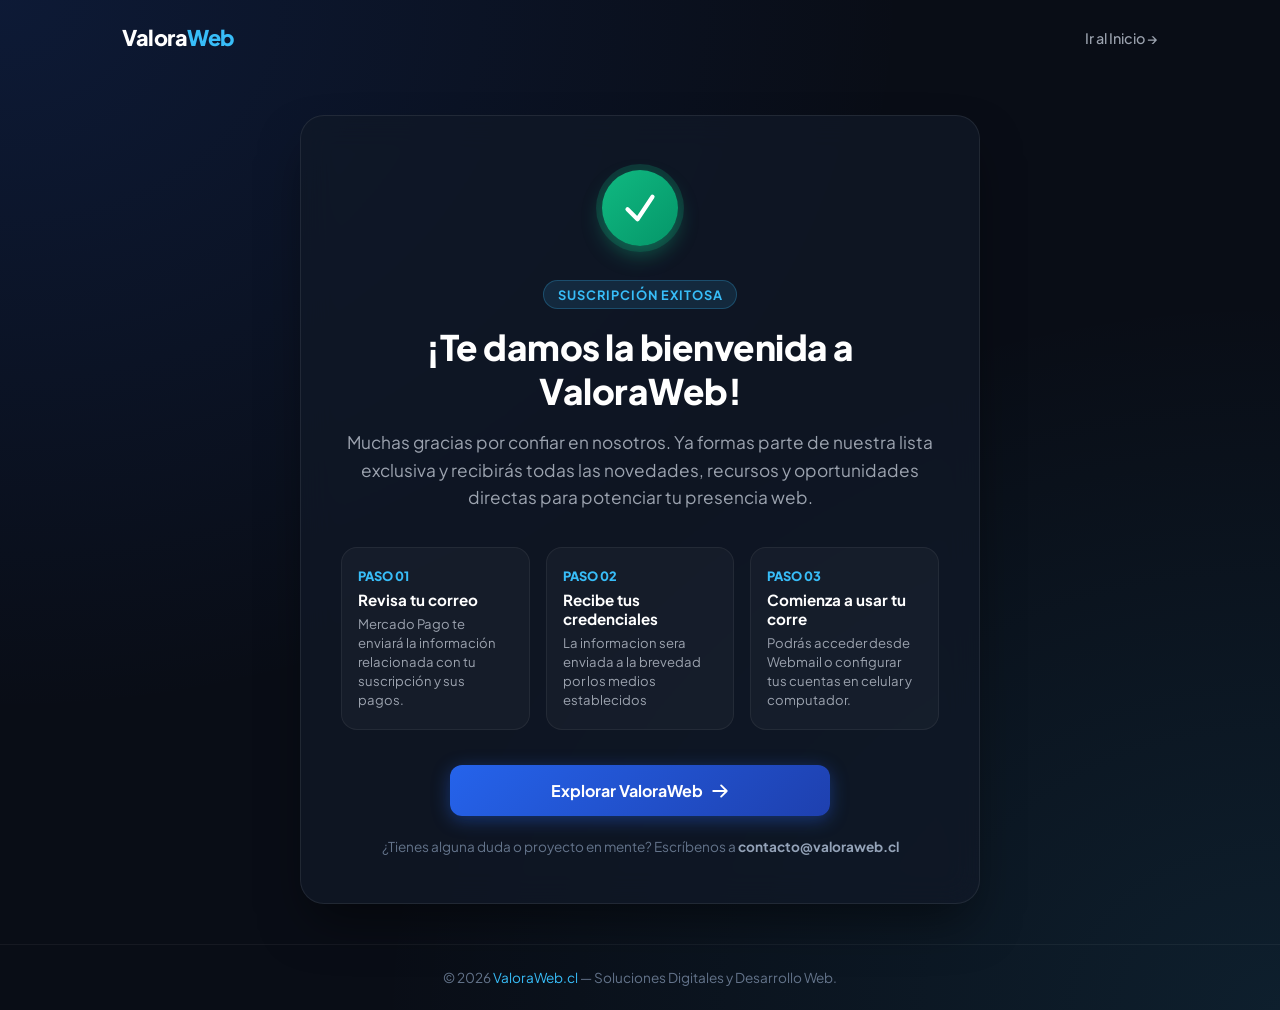
<file: gracias-por-suscribirte/index.html>
<!DOCTYPE html>
<html lang="es">
<head>
  <meta charset="UTF-8">
  <meta name="viewport" content="width=device-width, initial-scale=1.0">
  <title>¡Gracias por suscribirte! | ValoraWeb</title>
  
  <!-- SEO & Open Graph -->
  <meta name="description" content="¡Te damos la bienvenida a ValoraWeb! Gracias por suscribirte a nuestra comunidad.">
  <meta name="robots" content="noindex, follow">
  <link rel="canonical" href="https://valoraweb.cl/gracias-por-suscribirte">

  <!-- Fuente Inter -->
  <link rel="preconnect" href="https://fonts.googleapis.com">
  <link rel="preconnect" href="https://fonts.gstatic.com" crossorigin>
  <link href="https://fonts.googleapis.com/css2?family=Plus+Jakarta+Sans:wght@400;500;600;700;800&display=swap" rel="stylesheet">

  <style>
    :root {
      --primary: #2563eb;
      --primary-hover: #1d4ed8;
      --accent: #38bdf8;
      --success: #10b981;
      --bg-dark: #090d16;
      --card-bg: rgba(17, 24, 39, 0.75);
      --card-border: rgba(255, 255, 255, 0.08);
      --text-main: #f9fafb;
      --text-muted: #9ca3af;
    }

    * {
      box-sizing: border-box;
      margin: 0;
      padding: 0;
      font-family: 'Plus Jakarta Sans', system-ui, -apple-system, sans-serif;
    }

    body {
      background-color: var(--bg-dark);
      background-image: 
        radial-gradient(at 0% 0%, rgba(37, 99, 235, 0.15) 0px, transparent 50%),
        radial-gradient(at 100% 100%, rgba(56, 189, 248, 0.1) 0px, transparent 50%);
      color: var(--text-main);
      min-height: 100vh;
      display: flex;
      flex-direction: column;
      justify-content: space-between;
    }

    /* Header */
    header {
      padding: 1.5rem 2rem;
      display: flex;
      justify-content: space-between;
      align-items: center;
      max-width: 1100px;
      margin: 0 auto;
      width: 100%;
    }

    .logo {
  font-size: 1.35rem;
  font-weight: 800;
  letter-spacing: -0.5px;
  color: #ffffff;
  text-decoration: none;
  display: inline-flex;
  align-items: center;
  gap: 0;
}

.logo span {
  color: var(--accent);
}

    .header-link {
      color: var(--text-muted);
      text-decoration: none;
      font-size: 0.9rem;
      font-weight: 500;
      transition: color 0.2s ease;
    }

    .header-link:hover {
      color: #ffffff;
    }

    /* Main Container */
    main {
      flex: 1;
      display: flex;
      align-items: center;
      justify-content: center;
      padding: 2.5rem 1.5rem;
    }

    .card {
      background: var(--card-bg);
      backdrop-filter: blur(16px);
      -webkit-backdrop-filter: blur(16px);
      border: 1px solid var(--card-border);
      border-radius: 24px;
      padding: 3rem 2.5rem;
      max-width: 680px;
      width: 100%;
      text-align: center;
      box-shadow: 0 25px 50px -12px rgba(0, 0, 0, 0.5);
      animation: slideUp 0.6s ease-out;
    }

    @keyframes slideUp {
      from {
        opacity: 0;
        transform: translateY(24px);
      }
      to {
        opacity: 1;
        transform: translateY(0);
      }
    }

    /* Success Icon */
    .icon-wrapper {
      position: relative;
      width: 88px;
      height: 88px;
      margin: 0 auto 1.75rem;
      display: flex;
      align-items: center;
      justify-content: center;
    }

    .icon-pulse {
      position: absolute;
      width: 100%;
      height: 100%;
      background: rgba(16, 185, 129, 0.2);
      border-radius: 50%;
      animation: pulse 2s infinite ease-in-out;
    }

    @keyframes pulse {
      0%, 100% { transform: scale(1); opacity: 0.6; }
      50% { transform: scale(1.15); opacity: 0.2; }
    }

    .icon-circle {
      position: relative;
      width: 76px;
      height: 76px;
      background: linear-gradient(135deg, #10b981 0%, #059669 100%);
      border-radius: 50%;
      display: flex;
      align-items: center;
      justify-content: center;
      box-shadow: 0 10px 20px rgba(16, 185, 129, 0.35);
    }

    .icon-circle svg {
      width: 40px;
      height: 40px;
      color: #ffffff;
    }

    /* Titles */
    .badge {
      display: inline-block;
      padding: 0.35rem 0.85rem;
      background: rgba(56, 189, 248, 0.12);
      border: 1px solid rgba(56, 189, 248, 0.25);
      border-radius: 999px;
      color: var(--accent);
      font-size: 0.8rem;
      font-weight: 700;
      text-transform: uppercase;
      letter-spacing: 1px;
      margin-bottom: 1rem;
    }

    h1 {
      font-size: 2.2rem;
      font-weight: 800;
      line-height: 1.25;
      letter-spacing: -0.5px;
      margin-bottom: 1rem;
      color: #ffffff;
    }

    .subtitle {
      font-size: 1.08rem;
      color: var(--text-muted);
      line-height: 1.6;
      margin-bottom: 2.2rem;
    }

    /* Steps list */
    .steps-grid {
      display: grid;
      grid-template-columns: repeat(auto-fit, minmax(180px, 1fr));
      gap: 1rem;
      margin-bottom: 2.2rem;
      text-align: left;
    }

    .step-item {
      background: rgba(255, 255, 255, 0.03);
      border: 1px solid rgba(255, 255, 255, 0.06);
      border-radius: 16px;
      padding: 1.25rem 1rem;
      transition: transform 0.2s ease, border-color 0.2s ease;
    }

    .step-item:hover {
      transform: translateY(-2px);
      border-color: rgba(56, 189, 248, 0.3);
    }

    .step-number {
      font-size: 0.8rem;
      font-weight: 800;
      color: var(--accent);
      margin-bottom: 0.35rem;
      display: block;
    }

    .step-title {
      font-size: 0.95rem;
      font-weight: 700;
      color: #ffffff;
      margin-bottom: 0.3rem;
    }

    .step-desc {
      font-size: 0.82rem;
      color: var(--text-muted);
      line-height: 1.45;
    }

    /* Actions */
    .actions-group {
      display: flex;
      flex-direction: column;
      gap: 0.85rem;
      align-items: center;
    }

    .btn-primary {
      display: inline-flex;
      align-items: center;
      justify-content: center;
      gap: 0.5rem;
      width: 100%;
      max-width: 380px;
      padding: 0.95rem 1.75rem;
      background: linear-gradient(135deg, var(--primary) 0%, #1e40af 100%);
      color: #ffffff;
      text-decoration: none;
      font-weight: 700;
      font-size: 1rem;
      border-radius: 12px;
      box-shadow: 0 4px 18px rgba(37, 99, 235, 0.4);
      transition: all 0.2s ease;
    }

    .btn-primary:hover {
      background: linear-gradient(135deg, var(--primary-hover) 0%, #172554 100%);
      transform: translateY(-2px);
      box-shadow: 0 6px 24px rgba(37, 99, 235, 0.5);
    }

    .notice-email {
      font-size: 0.85rem;
      color: #64748b;
      margin-top: 0.5rem;
    }

    .notice-email strong {
      color: #94a3b8;
    }

    /* Footer */
    footer {
      padding: 1.5rem;
      text-align: center;
      font-size: 0.85rem;
      color: #64748b;
      border-top: 1px solid rgba(255, 255, 255, 0.05);
    }

    footer a {
      color: var(--accent);
      text-decoration: none;
    }

    footer a:hover {
      text-decoration: underline;
    }

    /* Mobile Responsive */
    @media (max-width: 640px) {
      .card {
        padding: 2.2rem 1.5rem;
      }
      h1 {
        font-size: 1.75rem;
      }
      .steps-grid {
        grid-template-columns: 1fr;
      }
    }
  </style>
</head>
<body>

  <!-- Cabecera -->
  <header>
    <a href="https://valoraweb.cl" class="logo">
      Valora<span>Web</span>
    </a>
    <a href="https://valoraweb.cl" class="header-link">Ir al Inicio &rarr;</a>
  </header>

  <!-- Contenido Principal -->
  <main>
    <div class="card">
      
      <!-- Icono de éxito animado -->
      <div class="icon-wrapper">
        <div class="icon-pulse"></div>
        <div class="icon-circle">
          <svg fill="none" stroke="currentColor" stroke-width="2.5" viewBox="0 0 24 24">
            <path stroke-linecap="round" stroke-linejoin="round" d="M4.5 12.75l6 6 9-13.5"></path>
          </svg>
        </div>
      </div>

      <div class="badge">Suscripción Exitosa</div>

      <h1>¡Te damos la bienvenida a ValoraWeb!</h1>
      
      <p class="subtitle">
        Muchas gracias por confiar en nosotros. Ya formas parte de nuestra lista exclusiva y recibirás todas las novedades, recursos y oportunidades directas para potenciar tu presencia web.
      </p>

      <!-- Pasos siguientes informativos -->
      <div class="steps-grid">
        <div class="step-item">
          <span class="step-number">PASO 01</span>
          <div class="step-title">Revisa tu correo</div>
          <div class="step-desc">Mercado Pago te enviará la información relacionada con tu suscripción y sus pagos.</div>
        </div>
        <div class="step-item">
          <span class="step-number">PASO 02</span>
          <div class="step-title">Recibe tus credenciales</div>
          <div class="step-desc">La informacion sera enviada a la brevedad por los medios establecidos</div>
        </div>
        <div class="step-item">
          <span class="step-number">PASO 03</span>
          <div class="step-title">Comienza a usar tu corre</div>
          <div class="step-desc">Podrás acceder desde Webmail o configurar tus cuentas en celular y computador.</div>
        </div>
      </div>

      <!-- Botón de retorno -->
      <div class="actions-group">
        <a href="https://valoraweb.cl" class="btn-primary">
          <span>Explorar ValoraWeb</span>
          <svg width="18" height="18" fill="none" stroke="currentColor" stroke-width="2.5" viewBox="0 0 24 24">
            <path stroke-linecap="round" stroke-linejoin="round" d="M13.5 4.5L21 12m0 0l-7.5 7.5M21 12H3"></path>
          </svg>
        </a>

        <p class="notice-email">
          ¿Tienes alguna duda o proyecto en mente? Escríbenos a <strong>contacto@valoraweb.cl</strong>
        </p>
      </div>

    </div>
  </main>

  <!-- Pie de página -->
  <footer>
    <p>&copy; 2026 <a href="https://valoraweb.cl">ValoraWeb.cl</a> — Soluciones Digitales y Desarrollo Web.</p>
  </footer>

</body>
</html>
</file>
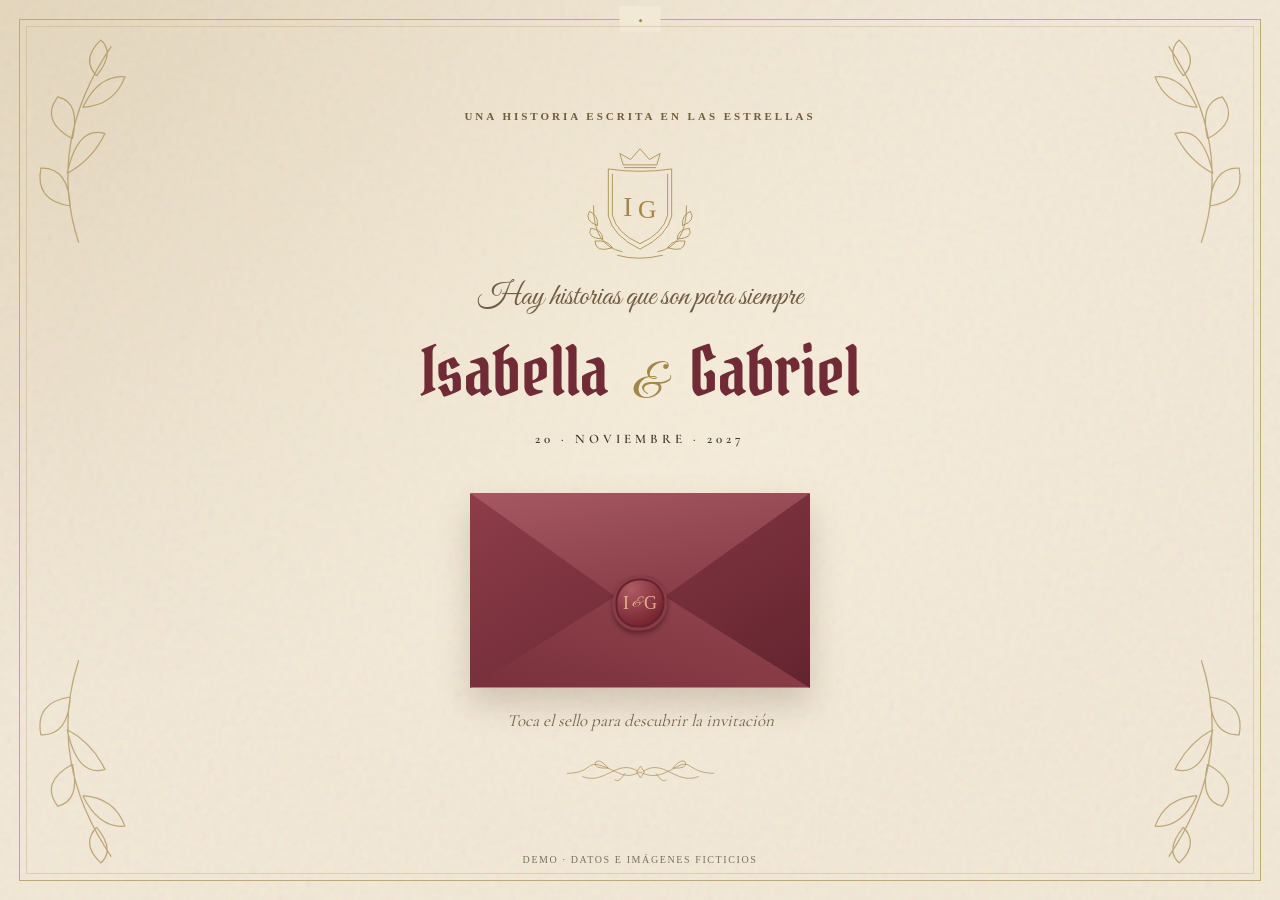
<file: invitaciones/ejemplo/index.html>
<!doctype html>
<html lang="es">
<head>
  <meta charset="utf-8"><meta name="viewport" content="width=device-width, initial-scale=1, viewport-fit=cover">
  <meta name="theme-color" content="#f2e8d6">
  <title>Isabella & Gabriel · Una historia eterna</title>
  <meta name="description" content="Una invitación de boda entre el bosque y la magia. Demostración con datos e imágenes ficticios.">
  <link rel="icon" href="assets/crest.svg" type="image/svg+xml">
  <link rel="stylesheet" href="style.css">
  <link rel="stylesheet" href="details.css">
  <script src="event.js" defer></script><script src="app.js" defer></script>
</head>
<body>
  <svg class="svg-library" aria-hidden="true" xmlns="http://www.w3.org/2000/svg"><defs>
    <symbol id="flourish" viewBox="0 0 240 44"><g fill="none" stroke="currentColor" stroke-width="1"><path d="M6 24C45 24 35 3 62 13S95 34 119 22C143 34 157 24 178 13S195 24 234 24M30 29C65 43 84 0 116 21M210 29C175 43 156 0 124 21"/><path d="M70 16Q57 0 50 7Q47 17 70 16M170 16Q183 0 190 7Q193 17 170 16M96 24Q86 40 80 34M144 24Q154 40 160 34"/><path d="m120 13 6 9-6 9-6-9z"/></g></symbol>
    <symbol id="leaf" viewBox="0 0 100 200"><g fill="none" stroke="currentColor" stroke-width="1.2"><path d="M44 195Q13 100 75 8M36 160Q2 155 8 124Q34 123 36 160M33 129Q57 116 69 91Q43 83 33 129M38 96Q7 79 24 56Q46 61 38 96M48 66Q78 64 88 37Q63 35 48 66M61 36Q46 20 65 2Q79 14 61 36"/></g></symbol>
    <symbol id="crest" viewBox="0 0 180 190"><g fill="none" stroke="currentColor" stroke-width="1.2"><path d="M43 40Q90 47 137 40V110Q130 140 90 159Q50 140 43 110ZM49 47V109Q56 136 90 151Q124 136 131 109V47"/><path d="M65 34 60 17 76 26 90 10 104 26 120 17 115 34ZM66 38H114M64 163Q20 154 21 94M116 163Q160 154 159 94"/><path d="M27 124Q7 117 15 103Q28 108 27 124M35 144Q10 143 17 128Q34 130 35 144M49 157Q24 165 23 147Q42 145 49 157M153 124Q173 117 165 103Q152 108 153 124M145 144Q170 143 163 128Q146 130 145 144M131 157Q156 165 157 147Q138 145 131 157M56 168Q87 177 124 168"/></g><text x="65" y="110" font-family="Georgia,serif" font-size="40" fill="currentColor">I</text><text x="87" y="113" font-family="Georgia,serif" font-size="38" fill="currentColor">G</text></symbol>
  </defs></svg>
  <section id="welcome" class="welcome" aria-labelledby="welcome-title">
    <div class="frame frame-outer"></div><div class="frame frame-inner"></div>
    <svg class="corner top-left"><use href="#leaf"/></svg><svg class="corner top-right"><use href="#leaf"/></svg><svg class="corner bottom-left"><use href="#leaf"/></svg><svg class="corner bottom-right"><use href="#leaf"/></svg>
    <div class="welcome-content">
      <span class="eyebrow">UNA HISTORIA ESCRITA EN LAS ESTRELLAS</span>
      <svg class="crest"><use href="#crest"/></svg>
      <p class="script welcome-script">Hay historias que son para siempre</p>
      <h1 id="welcome-title">Isabella <span>&</span> Gabriel</h1>
      <p class="cover-date">20 · NOVIEMBRE · 2027</p>
      <button id="open-invitation" class="envelope-button" aria-label="Abrir la invitación de Isabella y Gabriel" aria-controls="invitation">
        <span class="envelope"><span class="envelope-letter">Nuestra próxima aventura<br><b>comienza contigo.</b></span><span class="envelope-body"></span><span class="envelope-fold"></span><span class="envelope-flap"></span><span class="wax-seal">I <i>&</i> G</span></span>
      </button>
      <p class="open-prompt">Toca el sello para descubrir la invitación</p>
      <svg class="flourish"><use href="#flourish"/></svg>
    </div>
    <p class="demo-note">DEMO · DATOS E IMÁGENES FICTICIOS</p>
  </section>
  <main id="invitation" hidden tabindex="-1">
    <header class="nav"><a href="#beginning" class="monogram" aria-label="Volver al inicio">I <span>&</span> G</a><span class="nav-date">20.11.2027</span><a class="nav-rsvp" href="#rsvp">Confirmar asistencia <span aria-hidden="true">↗</span></a></header>
    <section id="beginning" class="hero"><div class="hero-image" role="img" aria-label="Pareja ficticia con vestuario medieval en un bosque"></div><div class="hero-content"><p class="eyebrow">CON EL BOSQUE COMO TESTIGO</p><h2>Isabella <span>&</span><br>Gabriel</h2><p class="script">Elegimos un para siempre</p><a href="#celebration" class="hero-scroll" aria-label="Ver los detalles de la boda">DESCUBRE NUESTRA HISTORIA <span>↓</span></a></div></section>
    <section id="celebration" class="section celebration"><svg class="flourish"><use href="#flourish"/></svg><p class="eyebrow">NOS CASAMOS</p><h2 class="script">Y queremos que seas parte</h2><p class="prose">Entre árboles antiguos y promesas nuevas,<br>comienza el capítulo más bonito de nuestra historia.<br>Nos haría felices escribirlo contigo.</p><div id="details-placeholder" class="date-plaque"><span>NOVIEMBRE</span><strong>20</strong><span>2027 · 17:00 H</span></div></section>
    <section class="countdown-section"><p class="countdown-caption">Nuestro para siempre comienza en</p><div id="countdown" class="countdown" role="timer" aria-label="Tiempo restante para la boda"><div><strong id="days">00</strong><span>DÍAS</span></div><i>:</i><div><strong id="hours">00</strong><span>HORAS</span></div><i>:</i><div><strong id="minutes">00</strong><span>MINUTOS</span></div><i>:</i><div><strong id="seconds">00</strong><span>SEGUNDOS</span></div></div><p id="celebration-message" class="script" hidden>¡Llegó el día de celebrar nuestro amor!</p><button id="calendar" class="button green-button"><span aria-hidden="true">＋</span> Guardar en mi calendario</button><p class="small-note">Horario de Chile · Evento de demostración</p></section>
    <section id="venue" class="venue section"><div class="venue-inner"><div class="venue-copy"><p class="eyebrow">EL LUGAR DE NUESTRA HISTORIA</p><h2 class="script" data-venue>Hacienda del Bosque</h2><p data-region>Valle Encantado</p><svg class="castle" viewBox="0 0 240 170" aria-hidden="true"><g stroke="currentColor" stroke-width="1.4" fill="none"><path d="M15 149H226M34 149V71H68V149M169 149V71H203V149M69 149V95H169V149M90 95V57H148V95M81 57L119 13L157 57ZM27 71L51 35L75 71ZM162 71L186 35L210 71ZM103 149V124Q119 100 135 124V149M44 101V89H57V101ZM179 101V89H192V101ZM108 79V65H128V79ZM51 36V15L66 20L51 26M186 36V15L201 20L186 26M119 14V1"/><path d="M78 109H92M147 109H160M32 157H207M54 165H186" opacity=".6"/></g></svg><p class="prose">Un refugio entre robles, senderos y cielos abiertos.<br>El escenario de nuestra próxima aventura.</p><button id="venue-details" class="button outline-button">Descubrir el lugar <span aria-hidden="true">↗</span></button><p class="small-note">Lugar ficticio para esta demostración</p></div><div class="fantasy-map" role="img" aria-label="Mapa ilustrativo ficticio de la Hacienda del Bosque"><svg viewBox="0 0 500 520" xmlns="http://www.w3.org/2000/svg"><defs><pattern id="trees" width="58" height="64" patternUnits="userSpaceOnUse"><path d="M18 41h24L29 20zM21 32h17L29 11zM29 41v9" fill="#66725c33" stroke="#647354" stroke-width="1"/></pattern></defs><rect width="500" height="520" fill="#e1d0a8"/><rect x="14" y="14" width="472" height="492" fill="none" stroke="#947c4c"/><path d="M0 0H500V520H0Z" fill="url(#trees)" opacity=".8"/><path d="M-10 430C90 350 130 445 190 340S250 260 370 235S310 85 510 65" stroke="#b5b89c" stroke-width="34" fill="none"/><path d="M-10 430C90 350 130 445 190 340S250 260 370 235S310 85 510 65" stroke="#eee3c9" stroke-width="2" stroke-dasharray="8 9" fill="none"/><path d="M260 545Q460 400 286 283Q200 225 253 123" stroke="#baa47c" stroke-width="17" fill="none"/><path d="M260 545Q460 400 286 283Q200 225 253 123" stroke="#ecdfbf" stroke-width="12" fill="none"/><ellipse cx="250" cy="165" rx="110" ry="75" fill="#e8d9b8"/><g stroke="#726044" fill="#d8c399" stroke-width="2"><path d="M183 195V136H205V195M295 195V136H317V195M204 194V154H296V194M178 136L194 112L211 136ZM289 136L305 112L322 136ZM222 154V122H278V154M216 122L250 89L284 122ZM238 194V175Q250 158 262 175V194"/></g><g fill="#59492f" text-anchor="middle" font-family="Georgia,serif"><text data-venue x="250" y="228" font-size="17">Hacienda del Bosque</text><text x="112" y="340" font-size="14" font-style="italic" transform="rotate(-18 112 340)">Río de los suspiros</text><text x="274" y="479" font-size="13">Sendero de los robles</text></g><g transform="translate(423 62)" stroke="#816438" fill="none"><path d="M0-25V25M-20 0H20M0-22L5 0L0 22L-5 0Z"/><text x="-5" y="-32" fill="#816438" stroke="none" font-family="Georgia" font-size="13">N</text></g><rect x="85" y="35" width="230" height="27" fill="#e8d9b8"/><text x="200" y="53" text-anchor="middle" fill="#796446" font-family="Georgia" font-size="10" letter-spacing="2">CARTOGRAFÍA DE UN LUGAR IMAGINARIO</text></svg><span class="map-caption">Valle Encantado · Un rincón fuera del tiempo</span></div></div></section>
    <section id="story" class="story section"><div class="story-portrait"><img src="assets/couple-story.webp" alt="Isabella y Gabriel, pareja ficticia, caminando de la mano bajo los árboles" width="1024" height="1536" loading="lazy"><span class="portrait-caption script">Donde tú estés</span></div><div class="story-copy"><svg class="flourish"><use href="#flourish"/></svg><p class="eyebrow">ÉRASE UNA VEZ, NOSOTROS</p><h2 class="script">Nuestra historia</h2><p id="story-text" class="prose"></p><p class="story-quote">“Y entre todas las aventuras,<br>te elegiría a ti.”</p><svg class="flourish"><use href="#flourish"/></svg></div></section>
    <section id="dress" class="dress section"><p class="eyebrow">UN TOQUE DE OTRA ÉPOCA</p><h2 class="script">Vístete para la historia</h2><p class="dress-title">Medieval <em>formal</em></p><p class="prose">Terciopelo, lino, vestidos largos y detalles de fantasía.<br>Capas, coronas y accesorios medievales son bienvenidos.<br>Trae zapatos cómodos para caminar entre los árboles.</p><div class="palette" aria-label="Paleta sugerida: verde bosque, burdeos, oro antiguo y marrón"><span style="--swatch:#304a3a" title="Verde bosque"></span><span style="--swatch:#702b36" title="Burdeos"></span><span style="--swatch:#b59b5e" title="Oro antiguo"></span><span style="--swatch:#69503b" title="Marrón"></span></div><p class="small-note">Reservamos el blanco para la novia</p></section>
    <section class="photo-break"><img src="assets/couple-portrait.webp" alt="Retrato de la pareja ficticia con luz cálida de atardecer" width="1536" height="1024" loading="lazy"><div><p class="script">Que la vida nos encuentre<br>siempre de la mano.</p></div></section>
    <section id="gifts" class="gifts section"><svg class="flourish"><use href="#flourish"/></svg><p class="eyebrow">EL MEJOR REGALO</p><h2 class="script">Tenerte cerca</h2><p class="prose">Hay tesoros que no caben en un cofre.<br>Tu compañía, tus abrazos y las historias que compartiremos<br>son todo lo que deseamos para este día.</p><p class="small-note">En esta invitación de ejemplo no se reciben regalos ni aportes.</p></section>
    <section id="rsvp" class="rsvp section"><div class="rsvp-inner"><svg class="crest"><use href="#crest"/></svg><p class="eyebrow">TE GUARDAMOS UN LUGAR</p><h2 class="script">¿Nos acompañas?</h2><p class="rsvp-intro">Nos encantará compartir esta aventura contigo.</p><form id="rsvp-form" novalidate><div class="form-field"><label for="guest-name">Tu nombre y apellido</label><input id="guest-name" name="name" type="text" autocomplete="off" maxlength="100" placeholder="Escribe tu nombre" required aria-describedby="name-error"><p id="name-error" class="field-error" hidden>Escribe tu nombre para continuar.</p></div><fieldset><legend>¿Podremos contar contigo?</legend><div class="radio-options"><label><input type="radio" name="attendance" value="yes" required aria-describedby="attendance-error"> Sí, allí estaré</label><label><input type="radio" name="attendance" value="no" aria-describedby="attendance-error"> No podré asistir</label></div><p id="attendance-error" class="field-error" hidden>Selecciona una opción de asistencia.</p></fieldset><div class="form-field" id="guest-count-field"><label for="guest-count">Personas que asistirán, incluyéndote</label><select id="guest-count" name="guests" required aria-describedby="guests-error"><option value="">Selecciona la cantidad</option></select><p id="guests-error" class="field-error" hidden>Selecciona entre 1 y 4 personas.</p></div><button class="button" type="submit">Confirmar asistencia <span aria-hidden="true">→</span></button><p class="form-demo">Formulario de prueba. No envía ni guarda tus respuestas.</p></form><div id="rsvp-success" class="rsvp-success" role="status" hidden><svg class="flourish"><use href="#flourish"/></svg><p class="script">Gracias por acompañarnos</p><p>Confirmación de ejemplo. No se enviaron ni guardaron datos</p><button type="button" class="text-button" id="reset-rsvp">Volver a probar el formulario</button></div></div></section>
    <section id="gallery" class="gallery section"><p class="eyebrow">INSTANTES QUE SE VUELVEN ETERNOS</p><h2 class="script">Pequeños pedazos de nosotros</h2><div class="gallery-grid"><button class="gallery-item" data-image="0" aria-label="Ampliar fotografía: un abrazo en el bosque"><img src="assets/couple-hero.webp" alt="Un abrazo de la pareja ficticia en el bosque" width="1536" height="1024" loading="lazy"><span>Un nuevo capítulo <i>↗</i></span></button><button class="gallery-item" data-image="1" aria-label="Ampliar fotografía: caminando juntos"><img src="assets/couple-story.webp" alt="La pareja ficticia caminando de la mano" width="1024" height="1536" loading="lazy"><span>Siempre de tu mano <i>↗</i></span></button><button class="gallery-item" data-image="2" aria-label="Ampliar fotografía: al atardecer"><img src="assets/couple-portrait.webp" alt="Retrato de la pareja ficticia al atardecer" width="1536" height="1024" loading="lazy"><span>Nuestro lugar favorito <i>↗</i></span></button></div><p class="small-note">Toca una fotografía para verla en grande</p></section>
    <footer class="footer"><svg class="crest"><use href="#crest"/></svg><p class="script">El siguiente capítulo comienza contigo.</p><p class="footer-names">Isabella & Gabriel</p><p class="footer-date">20 · 11 · 2027</p><svg class="flourish"><use href="#flourish"/></svg><p class="footer-demo">Demostración de invitación web.<br>Los nombres, la historia, el lugar y las imágenes son ficticios.</p><button id="close-invitation" class="text-button">Volver al sobre</button></footer>
  </main>
  <dialog id="venue-dialog" class="venue-dialog" aria-labelledby="venue-title"><button class="dialog-close" aria-label="Cerrar detalles del lugar" autofocus>×</button><p class="eyebrow">EL ESCENARIO DE NUESTRO SÍ</p><h2 id="venue-title" class="script" data-venue>Hacienda del Bosque</h2><p data-region>Valle Encantado</p><svg class="flourish"><use href="#flourish"/></svg><p>Imagina una hacienda entre robles centenarios, un sendero de piedra y una ceremonia al aire libre.</p><p class="venue-dialog-time">Ceremonia · <span id="venue-time">17:00</span> h</p><p class="demo-callout">Este lugar es ficticio. El mapa es una ilustración y no representa una ubicación real.</p></dialog>
  <dialog id="photo-dialog" class="photo-dialog" aria-label="Fotografía ampliada"><button class="dialog-close" aria-label="Cerrar fotografía" autofocus>×</button><img id="lightbox-photo" alt=""><p id="lightbox-caption"></p></dialog>
  <noscript><p class="noscript-note">Activa JavaScript para abrir el sobre y probar las interacciones de esta invitación.</p></noscript>
</body></html>
</file>
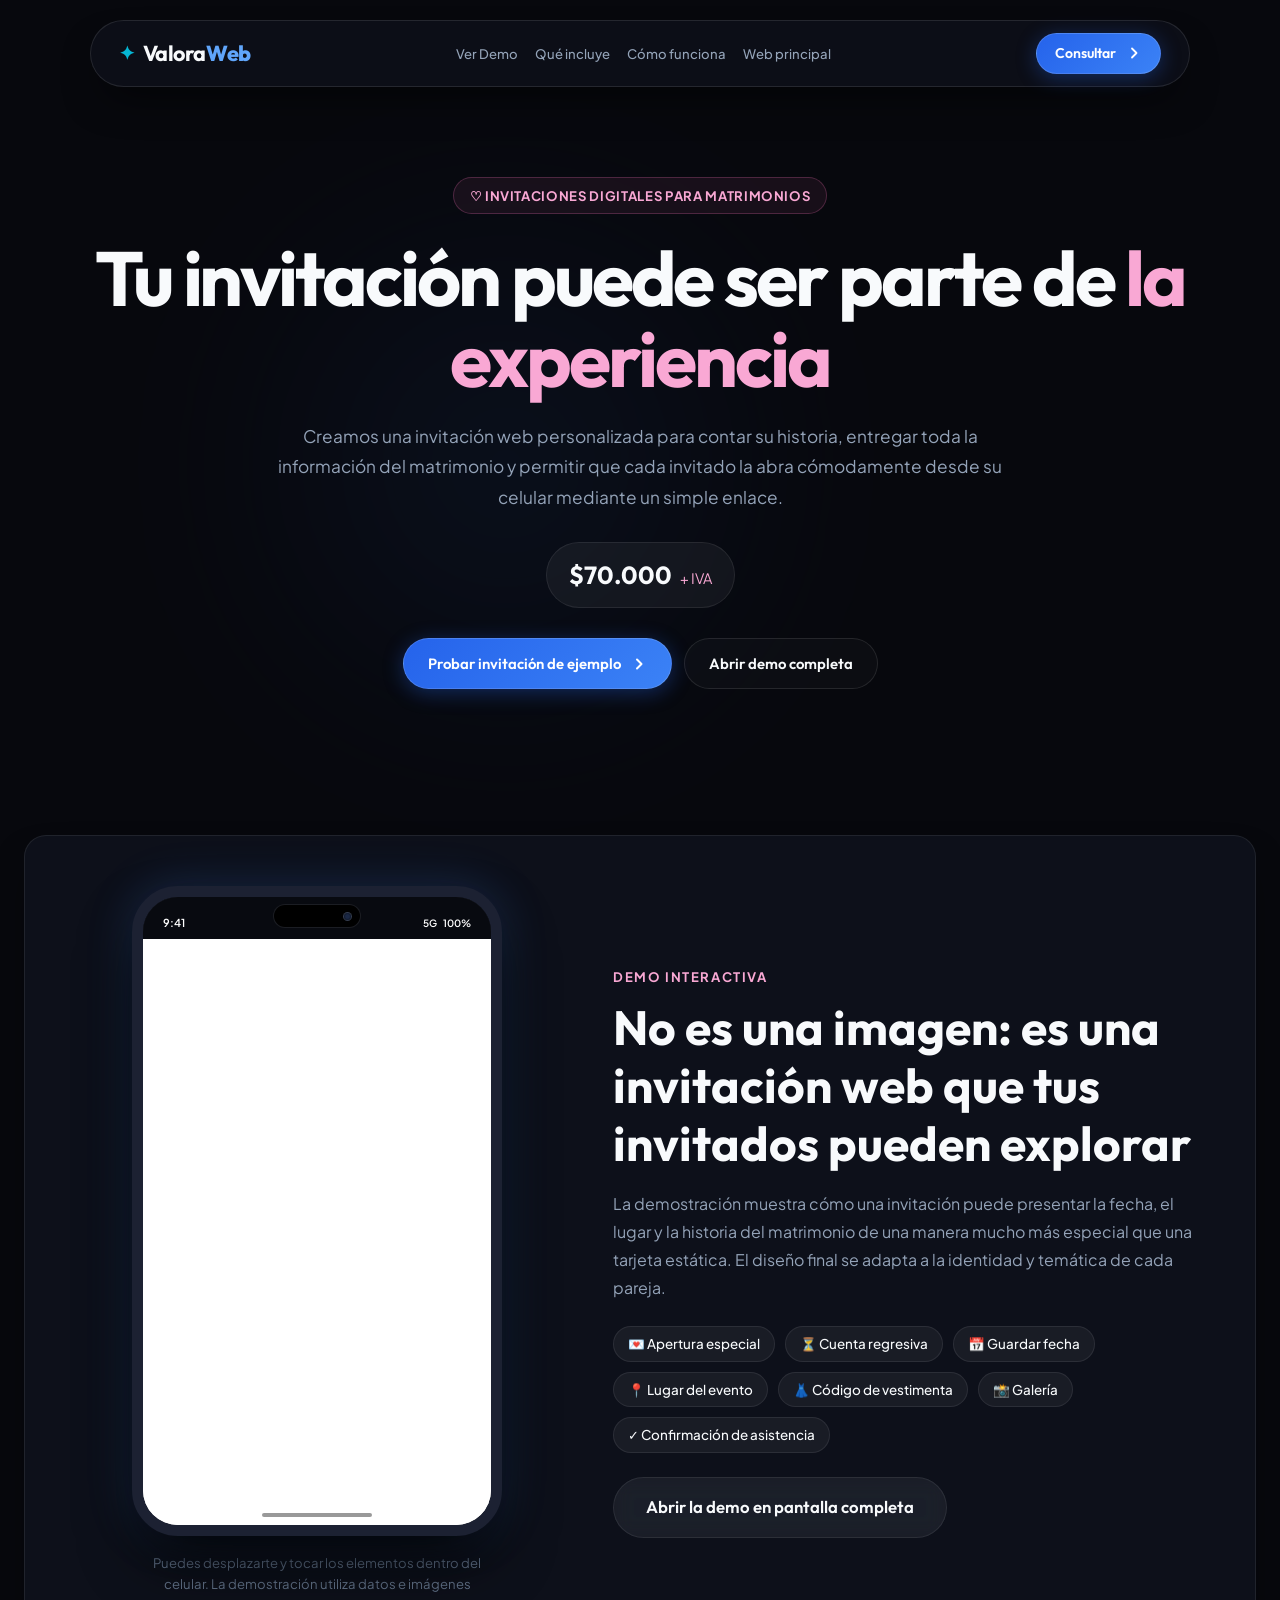
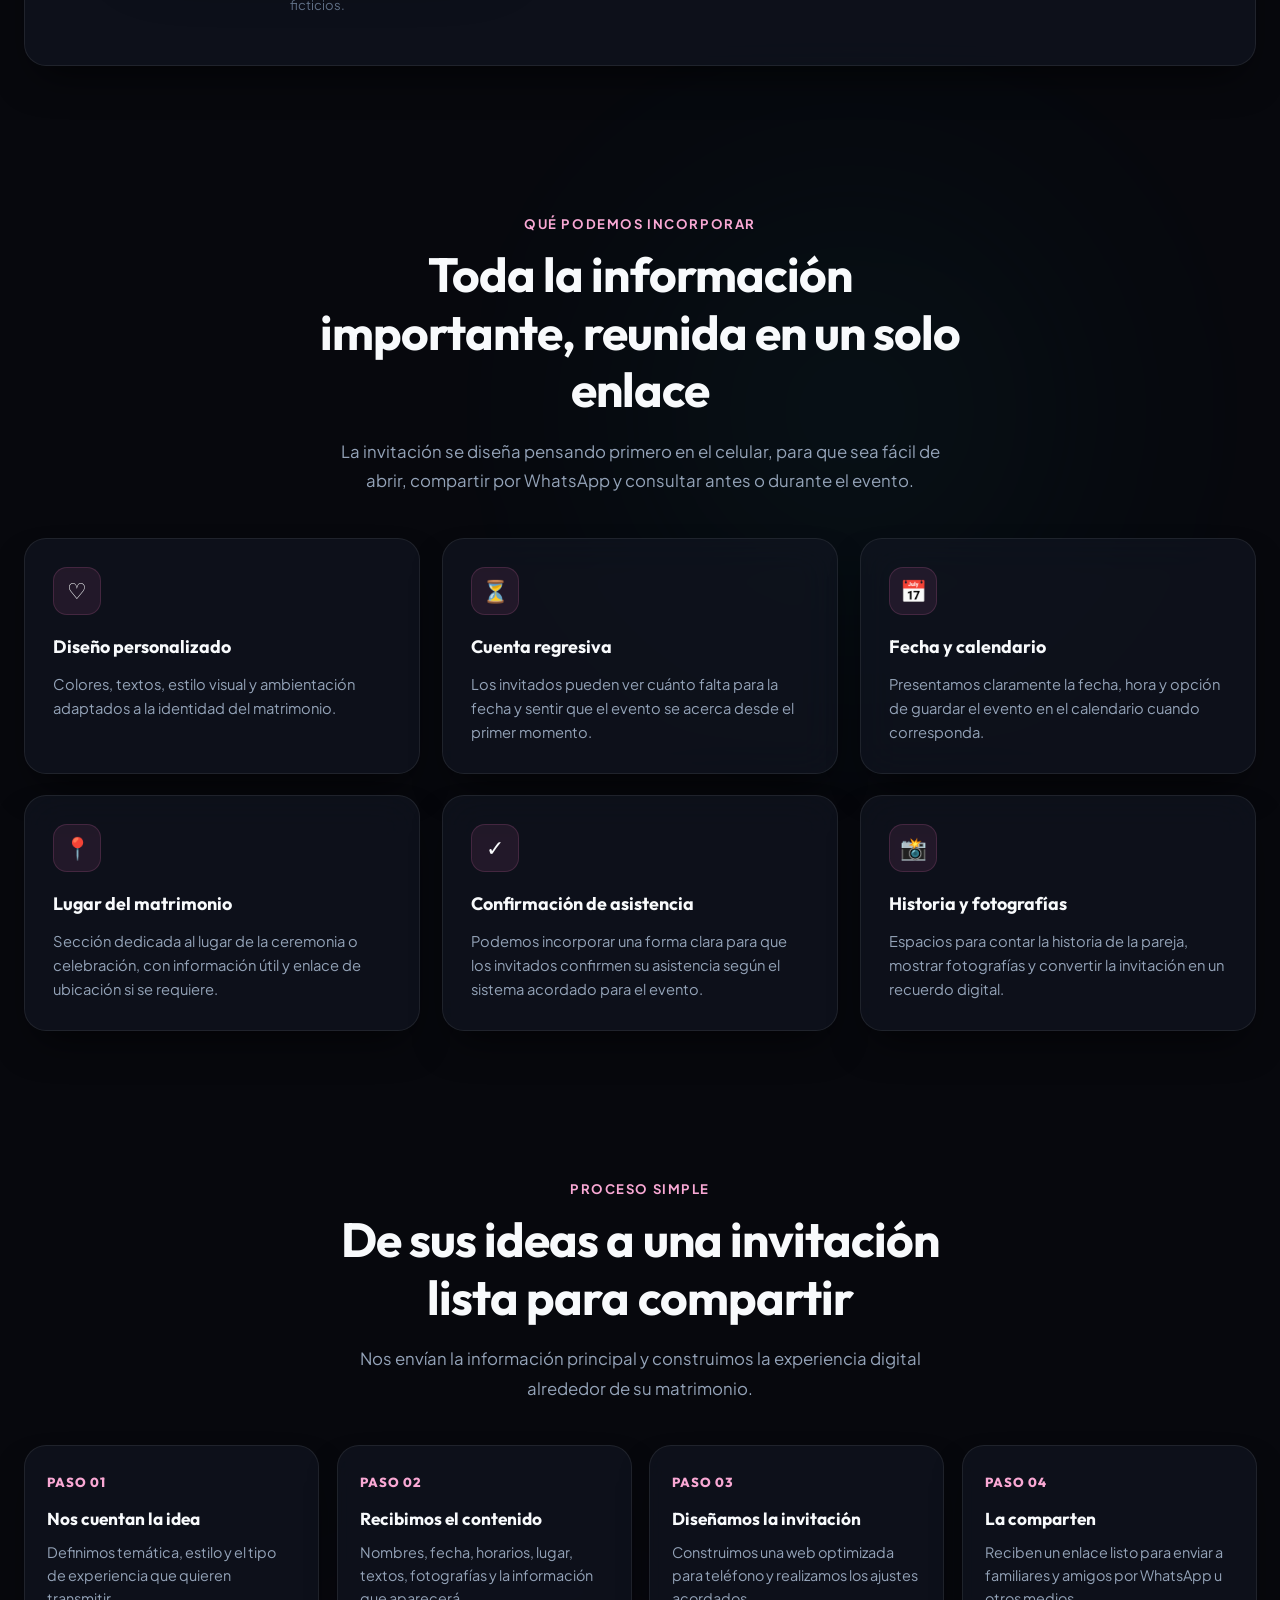
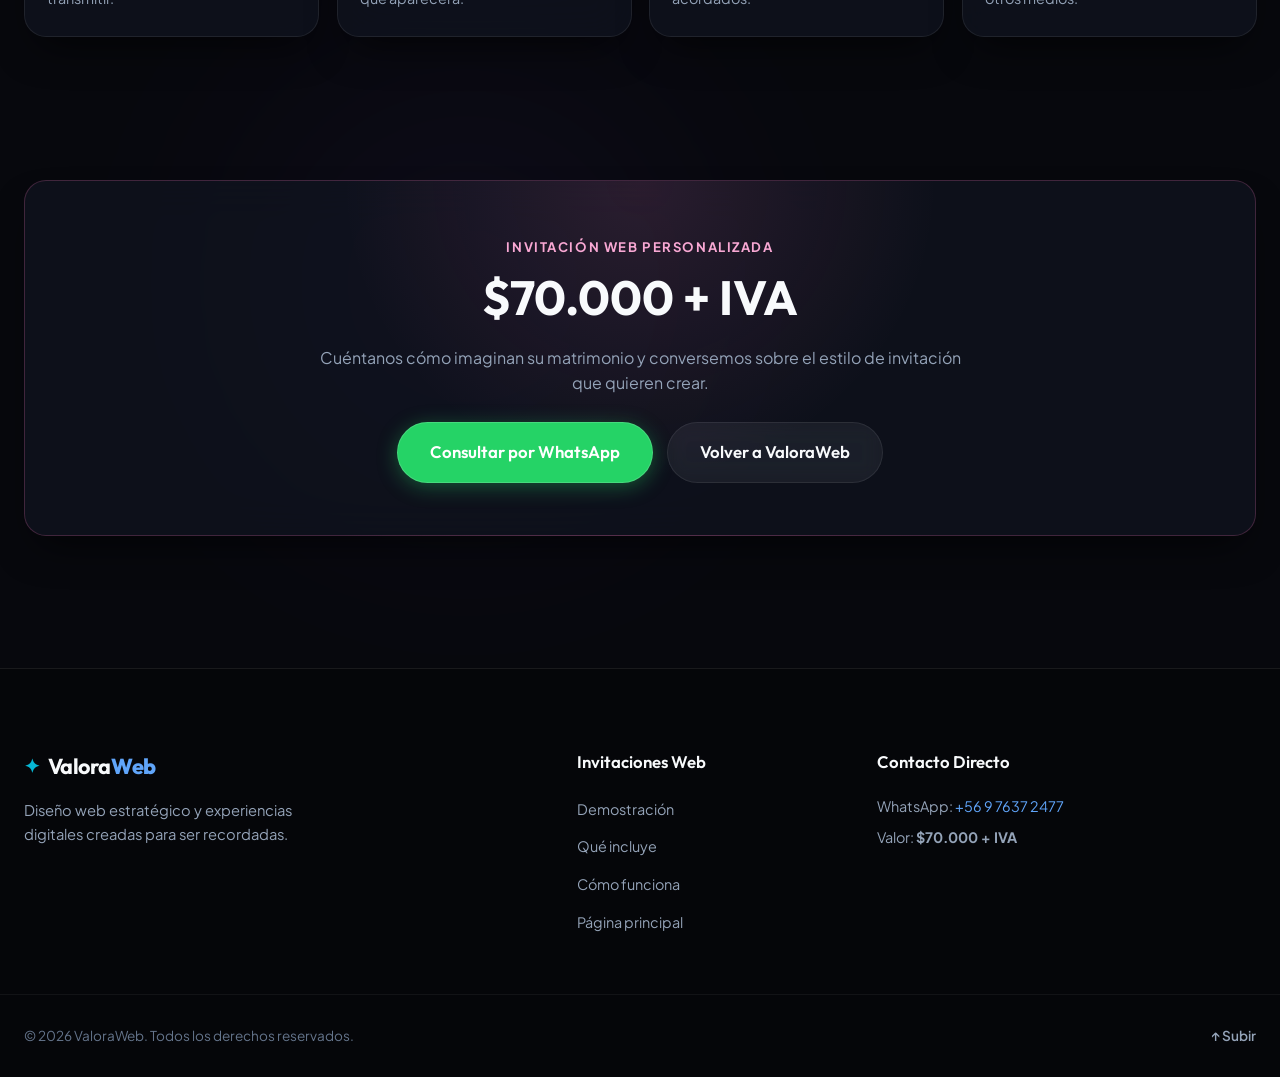
<file: invitaciones.html>
<!DOCTYPE html>
<html lang="es">
<head>
  <meta charset="UTF-8">
  <meta name="viewport" content="width=device-width, initial-scale=1.0">
  <title>Invitaciones Web para Matrimonios | ValoraWeb</title>
  <meta name="description" content="Invitaciones web personalizadas para matrimonios por $70.000 + IVA. Una experiencia digital elegante, interactiva y optimizada para celulares.">
  <link rel="icon" type="image/png" href="logo.png">
  <link rel="apple-touch-icon" href="logo.png">

  <link rel="preconnect" href="https://fonts.googleapis.com">
  <link rel="preconnect" href="https://fonts.gstatic.com" crossorigin>
  <link href="https://fonts.googleapis.com/css2?family=Outfit:wght@400;500;600;700;800&family=Plus+Jakarta+Sans:wght@300;400;500;600;700&display=swap" rel="stylesheet">
  <link rel="stylesheet" href="styles.css">
</head>
<body class="invitation-page">
  <div class="glow-sphere glow-1" aria-hidden="true"></div>
  <div class="glow-sphere glow-2" aria-hidden="true"></div>
  <div class="glow-sphere glow-3" aria-hidden="true"></div>

  <header class="navbar-container">
    <nav class="navbar glass-panel">
      <a href="index.html" class="brand-logo" aria-label="Volver a ValoraWeb">
        <span class="logo-icon">✦</span>
        <span class="logo-text">Valora<strong>Web</strong></span>
      </a>

      <ul class="nav-links" id="nav-menu">
        <li><a href="#demo">Ver Demo</a></li>
        <li><a href="#incluye">Qué incluye</a></li>
        <li><a href="#proceso">Cómo funciona</a></li>
        <li><a href="index.html">Web principal</a></li>
      </ul>

      <div class="nav-actions">
        <a href="https://wa.me/56976372477?text=Hola%2C%20me%20interesa%20la%20invitaci%C3%B3n%20web%20para%20matrimonio%20de%20%2470.000%20%2B%20IVA.%20Quisiera%20m%C3%A1s%20informaci%C3%B3n." target="_blank" rel="noopener noreferrer" class="btn btn-sm btn-primary">
          <span>Consultar</span>
          <svg class="btn-arrow" viewBox="0 0 16 16" fill="none" aria-hidden="true">
            <path d="M6 3.5L10.5 8L6 12.5" stroke="currentColor" stroke-width="1.8" stroke-linecap="round" stroke-linejoin="round"/>
          </svg>
        </a>
        <button class="mobile-toggle" id="mobile-toggle" aria-label="Abrir menú de navegación">
          <span></span><span></span><span></span>
        </button>
      </div>
    </nav>
  </header>

  <main>
    <section class="invitation-hero" id="inicio">
      <div class="container invitation-hero-inner reveal-on-scroll">
        <span class="invitation-eyebrow">♡ Invitaciones digitales para matrimonios</span>
        <h1>Tu invitación puede ser parte de <span>la experiencia</span></h1>
        <p>
          Creamos una invitación web personalizada para contar su historia, entregar toda la información del matrimonio y permitir que cada invitado la abra cómodamente desde su celular mediante un simple enlace.
        </p>

        <div class="invitation-price-chip">
          <strong>$70.000</strong>
          <span>+ IVA</span>
        </div>

        <div class="hero-cta-group">
          <a href="#demo" class="btn btn-lg btn-primary">
            <span>Probar invitación de ejemplo</span>
            <svg class="btn-arrow" viewBox="0 0 16 16" fill="none" aria-hidden="true">
              <path d="M6 3.5L10.5 8L6 12.5" stroke="currentColor" stroke-width="2" stroke-linecap="round" stroke-linejoin="round"/>
            </svg>
          </a>
          <a href="https://valoraweb.cl/invitaciones/ejemplo/" target="_blank" rel="noopener noreferrer" class="btn btn-lg btn-secondary">
            <span>Abrir demo completa</span>
          </a>
        </div>
      </div>
    </section>

    <section class="invitation-demo-section" id="demo">
      <div class="container">
        <div class="invitation-demo-card glass-panel reveal-on-scroll">
          <div class="phone-mockup-wrapper">
            <div class="phone-device">
              <div class="phone-btn-volume-up"></div>
              <div class="phone-btn-volume-down"></div>
              <div class="phone-btn-power"></div>

              <div class="phone-top-bar">
                <span class="phone-time">9:41</span>
                <div class="phone-dynamic-island"><span class="island-camera"></span></div>
                <div class="phone-icons"><span class="phone-signal">5G</span><span class="phone-battery">100%</span></div>
              </div>

              <div class="phone-screen-frame">
                <iframe
                  class="phone-iframe"
                  src="https://valoraweb.cl/invitaciones/ejemplo/"
                  title="Demostración interactiva de invitación web para matrimonio"
                  loading="lazy"
                ></iframe>
              </div>
              <div class="phone-home-indicator"></div>
            </div>
            <p class="invitation-phone-note">Puedes desplazarte y tocar los elementos dentro del celular. La demostración utiliza datos e imágenes ficticios.</p>
          </div>

          <div class="invitation-demo-copy">
            <span class="section-tag wedding-tag">Demo interactiva</span>
            <h2>No es una imagen: es una invitación web que tus invitados pueden explorar</h2>
            <p>
              La demostración muestra cómo una invitación puede presentar la fecha, el lugar y la historia del matrimonio de una manera mucho más especial que una tarjeta estática. El diseño final se adapta a la identidad y temática de cada pareja.
            </p>

            <div class="demo-features-pills">
              <div class="demo-pill">💌 Apertura especial</div>
              <div class="demo-pill">⏳ Cuenta regresiva</div>
              <div class="demo-pill">📅 Guardar fecha</div>
              <div class="demo-pill">📍 Lugar del evento</div>
              <div class="demo-pill">👗 Código de vestimenta</div>
              <div class="demo-pill">📸 Galería</div>
              <div class="demo-pill">✓ Confirmación de asistencia</div>
            </div>

            <div class="demo-actions-bar">
              <a href="https://valoraweb.cl/invitaciones/ejemplo/" target="_blank" rel="noopener noreferrer" class="btn btn-lg btn-secondary">Abrir la demo en pantalla completa</a>
            </div>
          </div>
        </div>
      </div>
    </section>

    <section class="invitation-features-section" id="incluye">
      <div class="container">
        <div class="section-header reveal-on-scroll">
          <span class="section-tag wedding-tag">Qué podemos incorporar</span>
          <h2 class="section-title">Toda la información importante, reunida en un solo enlace</h2>
          <p class="section-description">
            La invitación se diseña pensando primero en el celular, para que sea fácil de abrir, compartir por WhatsApp y consultar antes o durante el evento.
          </p>
        </div>

        <div class="invitation-feature-grid">
          <article class="invitation-feature-card glass-panel reveal-on-scroll">
            <div class="invitation-feature-icon">♡</div>
            <h3>Diseño personalizado</h3>
            <p>Colores, textos, estilo visual y ambientación adaptados a la identidad del matrimonio.</p>
          </article>

          <article class="invitation-feature-card glass-panel reveal-on-scroll">
            <div class="invitation-feature-icon">⏳</div>
            <h3>Cuenta regresiva</h3>
            <p>Los invitados pueden ver cuánto falta para la fecha y sentir que el evento se acerca desde el primer momento.</p>
          </article>

          <article class="invitation-feature-card glass-panel reveal-on-scroll">
            <div class="invitation-feature-icon">📅</div>
            <h3>Fecha y calendario</h3>
            <p>Presentamos claramente la fecha, hora y opción de guardar el evento en el calendario cuando corresponda.</p>
          </article>

          <article class="invitation-feature-card glass-panel reveal-on-scroll">
            <div class="invitation-feature-icon">📍</div>
            <h3>Lugar del matrimonio</h3>
            <p>Sección dedicada al lugar de la ceremonia o celebración, con información útil y enlace de ubicación si se requiere.</p>
          </article>

          <article class="invitation-feature-card glass-panel reveal-on-scroll">
            <div class="invitation-feature-icon">✓</div>
            <h3>Confirmación de asistencia</h3>
            <p>Podemos incorporar una forma clara para que los invitados confirmen su asistencia según el sistema acordado para el evento.</p>
          </article>

          <article class="invitation-feature-card glass-panel reveal-on-scroll">
            <div class="invitation-feature-icon">📸</div>
            <h3>Historia y fotografías</h3>
            <p>Espacios para contar la historia de la pareja, mostrar fotografías y convertir la invitación en un recuerdo digital.</p>
          </article>
        </div>
      </div>
    </section>

    <section class="invitation-process-section" id="proceso">
      <div class="container">
        <div class="section-header reveal-on-scroll">
          <span class="section-tag wedding-tag">Proceso simple</span>
          <h2 class="section-title">De sus ideas a una invitación lista para compartir</h2>
          <p class="section-description">Nos envían la información principal y construimos la experiencia digital alrededor de su matrimonio.</p>
        </div>

        <div class="invitation-process-grid">
          <article class="invitation-process-step glass-panel reveal-on-scroll">
            <div class="invitation-step-num">PASO 01</div>
            <h3>Nos cuentan la idea</h3>
            <p>Definimos temática, estilo y el tipo de experiencia que quieren transmitir.</p>
          </article>
          <article class="invitation-process-step glass-panel reveal-on-scroll">
            <div class="invitation-step-num">PASO 02</div>
            <h3>Recibimos el contenido</h3>
            <p>Nombres, fecha, horarios, lugar, textos, fotografías y la información que aparecerá.</p>
          </article>
          <article class="invitation-process-step glass-panel reveal-on-scroll">
            <div class="invitation-step-num">PASO 03</div>
            <h3>Diseñamos la invitación</h3>
            <p>Construimos una web optimizada para teléfono y realizamos los ajustes acordados.</p>
          </article>
          <article class="invitation-process-step glass-panel reveal-on-scroll">
            <div class="invitation-step-num">PASO 04</div>
            <h3>La comparten</h3>
            <p>Reciben un enlace listo para enviar a familiares y amigos por WhatsApp u otros medios.</p>
          </article>
        </div>
      </div>
    </section>

    <section class="invitation-cta-section" id="consultar">
      <div class="container">
        <div class="invitation-cta-box glass-panel reveal-on-scroll">
          <span class="section-tag wedding-tag">Invitación web personalizada</span>
          <h2>$70.000 + IVA</h2>
          <p>Cuéntanos cómo imaginan su matrimonio y conversemos sobre el estilo de invitación que quieren crear.</p>
          <div class="invitation-cta-actions">
            <a href="https://wa.me/56976372477?text=Hola%2C%20me%20interesa%20la%20invitaci%C3%B3n%20web%20para%20matrimonio%20de%20%2470.000%20%2B%20IVA.%20Quisiera%20cotizar%20mi%20invitaci%C3%B3n." target="_blank" rel="noopener noreferrer" class="btn btn-lg btn-whatsapp">
              <span>Consultar por WhatsApp</span>
            </a>
            <a href="index.html" class="btn btn-lg btn-secondary">Volver a ValoraWeb</a>
          </div>
        </div>
      </div>
    </section>
  </main>

  <footer class="site-footer">
    <div class="container footer-content">
      <div class="footer-brand">
        <a href="index.html" class="brand-logo">
          <span class="logo-icon">✦</span>
          <span class="logo-text">Valora<strong>Web</strong></span>
        </a>
        <p class="footer-tagline">Diseño web estratégico y experiencias digitales creadas para ser recordadas.</p>
      </div>

      <div class="footer-nav">
        <h4>Invitaciones Web</h4>
        <ul>
          <li><a href="#demo">Demostración</a></li>
          <li><a href="#incluye">Qué incluye</a></li>
          <li><a href="#proceso">Cómo funciona</a></li>
          <li><a href="index.html">Página principal</a></li>
        </ul>
      </div>

      <div class="footer-contact">
        <h4>Contacto Directo</h4>
        <p>WhatsApp: <a href="https://wa.me/56976372477" class="footer-link" id="footer-wa-link" target="_blank" rel="noopener noreferrer">+56 9 7637 2477</a></p>
        <p>Valor: <strong>$70.000 + IVA</strong></p>
      </div>
    </div>

    <div class="footer-bottom">
      <div class="container footer-bottom-inner">
        <p>© 2026 ValoraWeb. Todos los derechos reservados.</p>
        <a href="#inicio" class="back-to-top" aria-label="Volver arriba">↑ Subir</a>
      </div>
    </div>
  </footer>

  <div id="toast-container" class="toast-container" aria-live="polite"></div>
  <script src="script.js"></script>
</body>
</html>
</file>
<file: invitaciones/ejemplo/style.css>
@font-face{font-family:Pirata;src:url('assets/fonts/pirata.ttf')}@font-face{font-family:Script;src:url('assets/fonts/script.ttf')}@font-face{font-family:Cormorant;src:url('assets/fonts/serif.ttf');font-weight:300 700}
:root{--paper:#f2e8d6;--ink:#3e352b;--gold:#a28749;--wine:#702b36;--green:#243e35;--line:#bfa976;--script:Script,cursive;--body:Cormorant,Georgia,serif;--display:Pirata,Georgia,serif}
*{box-sizing:border-box}html{scroll-behavior:smooth;scroll-padding-top:80px}body{margin:0;background:var(--paper);color:var(--ink);font-family:var(--body);font-size:20px;line-height:1.5;background-image:url("data:image/svg+xml,%3Csvg viewBox='0 0 160 160' xmlns='http://www.w3.org/2000/svg'%3E%3Cfilter id='n'%3E%3CfeTurbulence type='fractalNoise' baseFrequency='.8' numOctaves='3' stitchTiles='stitch'/%3E%3C/filter%3E%3Crect width='100%25' height='100%25' opacity='.085' filter='url(%23n)'/%3E%3C/svg%3E")}button,input,select{font:inherit}button,a{-webkit-tap-highlight-color:transparent}button{cursor:pointer}a{color:inherit}button:focus-visible,a:focus-visible,input:focus-visible,select:focus-visible{outline:3px solid #3b7563;outline-offset:6px}button:disabled{cursor:default}h1,h2,h3,p{margin:0}h2{font-weight:400}img{max-width:100%;display:block}svg{display:block}button{color:inherit} [hidden]{display:none!important}.svg-library{position:absolute;width:0;height:0;overflow:hidden}.eyebrow{font:600 12px/1.5 Georgia,serif;letter-spacing:3px}.script{font-family:var(--script);font-weight:400}.flourish{color:var(--gold);width:180px;height:40px;margin:28px auto}.welcome{position:relative;min-height:100svh;display:flex;align-items:center;justify-content:center;text-align:center;padding:55px 30px 65px;isolation:isolate;overflow:hidden;background:radial-gradient(ellipse at 50% 40%,#fff9e54d,transparent 65%),radial-gradient(ellipse at 0 0,#8c6a2423,transparent 55%)}.frame{position:absolute;pointer-events:none;border:1px solid var(--line)}.frame-outer{inset:19px}.frame-inner{inset:26px;border-color:#bfa97666}.frame::after{content:'◆';position:absolute;left:50%;top:-14px;padding:0 18px;color:var(--gold);font-size:17px;background:var(--paper);transform:translateX(-50%)}.frame-inner::after{display:none}.corner{position:absolute;width:110px;height:210px;color:var(--gold);opacity:.65;pointer-events:none}.top-left{left:30px;top:38px}.top-right{right:30px;top:38px;transform:scaleX(-1)}.bottom-left{bottom:35px;left:30px;transform:scaleY(-1)}.bottom-right{bottom:35px;right:30px;transform:scale(-1)}.welcome-content{width:100%;max-width:900px;position:relative}.welcome .eyebrow{color:#705d3c;font-size:11px}.crest{height:128px;width:122px;color:var(--gold);margin:13px auto 4px}.welcome-script{font-size:31px;color:#715d44}.welcome h1{font:400 clamp(44px,5.3vw,76px)/1.15 var(--display);color:var(--wine);margin:13px 0 15px}.welcome h1 span{font-family:var(--script);font-size:.75em;margin:0 12px;color:var(--gold)}.cover-date{font-size:13px;letter-spacing:4px;font-weight:600}.envelope-button{display:block;position:relative;margin:44px auto 20px;padding:0;width:340px;height:195px;max-width:85%;border:0;background:transparent;perspective:900px;transition:transform .3s}.envelope-button:hover{transform:translateY(-5px)}.envelope{position:absolute;inset:0;display:block;filter:drop-shadow(0 16px 16px #43231530)}.envelope-body{position:absolute;inset:0;background:linear-gradient(120deg,#853440,#57212a);border-radius:4px}.envelope-fold{position:absolute;inset:0;background:linear-gradient(150deg,#8d3d49,#63242f);clip-path:polygon(0 0,50% 54%,100% 0,100% 100%,0 100%);z-index:3}.envelope-fold::after{position:absolute;content:'';inset:0;clip-path:polygon(0 100%,50% 45%,100% 100%);background:linear-gradient(15deg,#79303b,#a2525b);border-bottom:1px solid #bc7780}.envelope-flap{position:absolute;inset:0;z-index:4;clip-path:polygon(0 0,100% 0,50% 62%);background:linear-gradient(170deg,#a55862,#722833);transform-origin:top;transition:transform .6s,z-index .1s .3s;filter:drop-shadow(0 3px 2px #31111a)}.wax-seal{display:flex;align-items:center;justify-content:center;gap:3px;position:absolute;top:45%;left:50%;transform:translate(-50%,-10%);width:55px;height:55px;border-radius:48% 46% 50% 44%;background:radial-gradient(circle at 35% 25%,#ae5b63,#742330 70%);color:#e1b18c;z-index:5;font:18px Georgia,serif;box-shadow:0 3px 4px #30121c88,inset 0 0 0 3px #ad596377,inset 0 0 0 5px #66232d;transition:opacity .3s}.wax-seal i{font-family:var(--script);font-size:14px}.envelope-letter{display:block;position:absolute;inset:12px 18px;background:#f9efdc;padding:20px 8px;color:var(--wine);font:24px var(--script);transition:transform .7s .25s;z-index:2}.envelope-letter b{font-weight:400}.opening .envelope-flap{transform:rotateX(180deg);z-index:1}.opening .wax-seal{opacity:0}.opening .envelope-letter{transform:translateY(-65px)}.open-prompt{font-size:17px;font-style:italic;color:#77644c}.welcome .flourish{margin:18px auto 0;width:155px}.demo-note{position:absolute;bottom:35px;left:0;width:100%;font:10px Georgia,serif;letter-spacing:1.6px;color:#7d715e}.nav{height:72px;display:flex;align-items:center;justify-content:space-between;padding:0 6%;border-bottom:1px solid #c4ad7c66;background:#f2e8d6ed;position:sticky;top:0;z-index:10;backdrop-filter:blur(10px)}.monogram{text-decoration:none;font:28px var(--display);color:var(--wine)}.monogram span{font:20px var(--script);color:var(--gold)}.nav-date{font:12px Georgia,serif;letter-spacing:3px;color:#746142}.nav-rsvp{font-size:16px;text-decoration:none;border-bottom:1px solid var(--gold);padding:4px 0}.nav-rsvp span{margin-left:16px}.hero{position:relative;min-height:680px;height:85svh;max-height:940px;background:#243e35;display:grid;place-items:center;overflow:hidden}.hero-image{position:absolute;inset:0;background:url('assets/couple-hero.webp') center 47%/cover}.hero::after{content:'';position:absolute;inset:0;background:linear-gradient(0deg,#15271fd9,transparent 70%),linear-gradient(90deg,#101d2033,#17231a11)}.hero-content{position:relative;z-index:1;text-align:center;color:#fff6e5;padding:80px 20px 35px;text-shadow:0 2px 20px #0007}.hero .eyebrow{font-size:11px;letter-spacing:4px}.hero h2{font:400 clamp(72px,8vw,112px)/.94 var(--display);margin:32px 0 22px}.hero h2 span{font:58px var(--script);color:#e7cd92}.hero .script{font-size:37px}.hero-scroll{display:block;margin-top:65px;text-decoration:none;font:10px Georgia,serif;letter-spacing:2px}.hero-scroll span{display:block;font:25px var(--body);margin-top:12px}.section{padding:90px 24px;text-align:center}.section>.eyebrow{color:var(--wine);margin-bottom:20px}.section h2.script{font-size:clamp(42px,5vw,60px);line-height:1.2}.prose{max-width:620px;margin:24px auto;font-size:22px;line-height:1.65}.celebration{max-width:950px;margin:auto}.celebration>.flourish{margin-top:0}.date-plaque{margin:40px auto;width:220px;padding:20px;border-top:1px solid var(--line);border-bottom:1px solid var(--line);display:grid}.date-plaque span{font:12px Georgia,serif;letter-spacing:3px}.date-plaque strong{font:76px/1.25 var(--display);color:var(--wine)}
@media(max-width:600px){body{font-size:19px}.welcome{padding:60px 28px 70px}.frame-outer{inset:12px}.frame-inner{inset:18px}.corner{width:63px;height:125px}.top-left{top:24px;left:20px}.top-right{top:24px;right:20px}.bottom-left{bottom:25px;left:20px}.bottom-right{bottom:25px;right:20px}.welcome .eyebrow{font-size:9px;letter-spacing:1.5px;padding:0 10px}.crest{height:130px;width:125px;margin-top:20px}.welcome-script{font-size:26px}.welcome h1{font-size:43px;max-width:310px;margin:15px auto;line-height:1.1}.welcome h1 span{margin:0 5px;font-size:32px}.cover-date{font-size:11px;letter-spacing:2.5px}.envelope-button{width:280px;height:165px;margin-top:40px;max-width:92%}.open-prompt{font-size:15px}.demo-note{font-size:8px;letter-spacing:1px;bottom:28px}.nav{height:64px;padding:0 22px}.nav-date{display:none}.nav-rsvp{font-size:15px}.hero{height:80svh;min-height:580px;max-height:850px}.hero-image{background-position:48% center}.hero h2{font-size:80px}.hero .script{font-size:32px}.hero .eyebrow{font-size:9px;letter-spacing:2px}.section{padding:64px 24px}.prose{font-size:21px}.prose br{display:none}.flourish{width:150px}}
@media(prefers-reduced-motion:reduce){html{scroll-behavior:auto}*,*::before,*::after{animation:none!important;transition:none!important}}
</file>
<file: invitaciones/ejemplo/details.css>
.celebration{padding-bottom:20px}.countdown-section{text-align:center;padding:0 24px 85px}.countdown-caption{font-size:21px;font-style:italic}.countdown{display:flex;gap:21px;align-items:flex-start;justify-content:center;margin:22px auto 36px;color:var(--green)}.countdown div{min-width:62px}.countdown strong{display:block;font:46px/1.2 var(--body);font-variant-numeric:tabular-nums}.countdown span{font:9px Georgia,serif;letter-spacing:1.7px;display:block;margin-top:8px}.countdown i{font-style:normal;color:var(--gold);font-size:32px}.button{display:inline-flex;justify-content:center;align-items:center;gap:14px;border:1px solid var(--wine);padding:13px 28px;min-height:48px;background:var(--wine);color:#fff5e1;font:500 18px var(--body);text-decoration:none;transition:background .2s,transform .2s}.button:hover{background:#59232c;transform:translateY(-2px)}.green-button{background:var(--green);border-color:var(--green)}.green-button:hover{background:#172d25}.outline-button{background:transparent;color:var(--ink);border-color:var(--gold)}.outline-button:hover{background:#dccda84d}.small-note{font-size:15px;color:#766a56;margin:16px auto 0;line-height:1.6}.venue{background:#d9caa840;border-top:1px solid #bfa97655;border-bottom:1px solid #bfa97655}.venue-inner{max-width:1050px;margin:auto;display:grid;grid-template-columns:1fr 1fr;gap:70px;align-items:center}.venue-copy>.eyebrow{color:var(--wine);font-size:10px;letter-spacing:2px;margin-bottom:22px}.venue-copy h2.script{font-size:54px}.venue-copy>p:not(.eyebrow):not(.prose):not(.small-note){font-style:italic;font-size:22px}.castle{color:#82704b;width:150px;height:110px;margin:27px auto 0}.venue .prose{font-size:20px;max-width:400px;margin:20px auto 30px}.fantasy-map{transform:rotate(2deg);border:8px solid #eee1c3;box-shadow:0 9px 24px #5b452424;position:relative;max-width:460px;margin:auto;width:100%}.fantasy-map svg{width:100%;height:auto}.map-caption{display:block;background:#eee1c3;font-style:italic;font-size:16px;padding:10px 4px}.story{max-width:1080px;display:grid;grid-template-columns:.9fr 1fr;align-items:center;gap:95px;margin:0 auto;padding-top:110px;padding-bottom:110px}.story-portrait{position:relative;padding:10px;border:1px solid var(--line);border-radius:50% 50% 0 0}.story-portrait img{aspect-ratio:2/3;object-fit:cover;border-radius:50% 50% 0 0;width:100%}.portrait-caption{position:absolute;bottom:22px;left:50%;transform:translateX(-50%) rotate(-5deg);font-size:42px;white-space:nowrap;background:#f2e8d6e8;padding:7px 32px;color:var(--wine);box-shadow:0 5px 12px #28170933}.story-copy .eyebrow{color:var(--wine);font-size:11px;letter-spacing:2px}.story-copy h2{margin-top:16px}.story-copy .prose{font-size:22px}.story-quote{font-size:25px;font-style:italic;color:var(--wine);line-height:1.5;margin-top:26px}.story-copy>.flourish{width:150px}.dress{background:var(--green);color:#f2e8d6;position:relative;border:12px solid var(--green);outline:1px solid #b89e6155;outline-offset:-24px}.dress>.eyebrow{color:#cfba85}.dress-title{font:44px var(--display);color:#d6bf86;margin-top:32px;letter-spacing:2px}.dress-title em{font-family:var(--script);font-size:50px;letter-spacing:0;display:block;font-style:normal}.dress .prose{font-size:21px;color:#e2dccb;max-width:670px}.dress .small-note{color:#d0c5aa}.palette{display:flex;gap:18px;justify-content:center;margin-top:32px}.palette span{width:34px;height:34px;border-radius:50%;background:var(--swatch);border:3px solid var(--green);outline:1px solid #d2bb8666}.photo-break{height:540px;position:relative;overflow:hidden}.photo-break img{width:100%;height:100%;object-fit:cover;object-position:50% 43%}.photo-break::after{content:'';position:absolute;inset:0;background:linear-gradient(0deg,#111b20ac,transparent 90%)}.photo-break>div{position:absolute;bottom:60px;width:100%;text-align:center;z-index:1;color:#fff1d5;text-shadow:0 2px 15px #0006}.photo-break .script{font-size:clamp(40px,5vw,62px);line-height:1.3}.gifts{padding-top:70px;padding-bottom:95px}.gifts .prose{max-width:660px}.gifts>.flourish{margin-top:0}.rsvp{background:var(--wine);color:#f6ead7;padding:70px 24px 85px;position:relative}.rsvp::before,.rsvp::after{content:'';position:absolute;left:18px;right:18px;top:18px;bottom:18px;border:1px solid #d3af7844;pointer-events:none}.rsvp::after{inset:24px;border-color:#d3af7822}.rsvp-inner{max-width:510px;margin:auto;position:relative;z-index:1}.rsvp .crest{color:#cfb277;width:105px;height:110px;margin:0 auto 10px}.rsvp .eyebrow{color:#d9bd90;font-size:11px;letter-spacing:2px}.rsvp h2{margin-top:16px}.rsvp-intro{font-size:20px;margin:20px 0 36px;color:#edd7c8}form{text-align:left}.form-field{margin:24px 0}.form-field>label,legend{font-size:17px;display:block;margin-bottom:9px}input[type=text],select{display:block;width:100%;border:1px solid #c4998370;border-radius:0;background:#fff4dc0a;color:#fff1dc;min-height:49px;padding:10px 14px;font-size:18px;outline-offset:3px}input::placeholder{color:#debaa8}select option{background:#f2e8d6;color:#3e352b}fieldset{border:0;padding:0;margin:22px 0;min-width:0}.radio-options{display:flex;gap:26px;flex-wrap:wrap}.radio-options label{font-size:17px;display:flex;align-items:center;gap:8px;cursor:pointer;min-height:36px}input[type=radio]{accent-color:#d8bd87;width:18px;height:18px;cursor:pointer}.rsvp form .button{width:100%;background:#eee0c1;color:#612b34;border-color:#eee0c1;margin-top:10px}.rsvp form .button:hover{background:#fff0d2}.form-demo{text-align:center;font-size:14px;line-height:1.6;color:#dbc0ae;margin-top:15px}.field-error{font-size:15px;color:#ffe4a6;margin-top:7px}.rsvp-success{padding:20px 0}.rsvp-success>.script{font-size:40px;line-height:1.4;margin-bottom:18px}.rsvp-success>.text-button{color:#f6ead7}.rsvp .text-button{margin-top:24px}.rsvp input:focus-visible,.rsvp select:focus-visible,.rsvp button:focus-visible{outline-color:#f6dda6}.gallery{max-width:1200px;margin:auto}.gallery>.eyebrow{font-size:10px;letter-spacing:2px}.gallery h2{margin-bottom:44px}.gallery-grid{display:grid;grid-template-columns:1fr .82fr 1fr;gap:18px;align-items:center}.gallery-item{border:0;background:transparent;padding:0;text-align:left;position:relative}.gallery-item img{aspect-ratio:4/5;object-fit:cover;width:100%;transition:filter .25s}.gallery-item:nth-child(2) img{aspect-ratio:2/3}.gallery-item:hover img{filter:brightness(1.1)}.gallery-item span{display:flex;justify-content:space-between;align-items:center;font-size:17px;font-style:italic;padding:12px 2px}.gallery-item i{font-style:normal;color:var(--wine);font-size:23px}.footer{text-align:center;padding:25px 24px 50px;border-top:1px solid #bfa97666}.footer .crest{height:120px;width:110px;margin:22px auto}.footer>.script{font-size:38px;line-height:1.3}.footer-names{font:40px var(--display);color:var(--wine);margin-top:26px}.footer-date{font:11px Georgia,serif;letter-spacing:4px;margin-top:20px}.footer .flourish{margin:20px auto}.footer-demo{font-size:14px;color:#736856;line-height:1.6}.text-button{border:0;border-bottom:1px solid currentColor;background:transparent;padding:5px 0;color:var(--wine);font-size:16px;margin-top:20px}.venue-dialog{border:1px solid var(--gold);background:var(--paper);color:var(--ink);max-width:540px;width:calc(100% - 40px);padding:65px 40px 40px;text-align:center;box-shadow:0 20px 100px #0005;max-height:calc(100svh - 40px);overflow:auto}.venue-dialog h2{font-size:47px;line-height:1.2;margin:22px 0 15px}.venue-dialog .eyebrow{font-size:10px;letter-spacing:2px;color:var(--wine)}.venue-dialog p{font-size:20px}.venue-dialog .venue-dialog-time{margin:25px 0;font-weight:600}.venue-dialog .demo-callout{font-size:16px;border-top:1px solid var(--line);padding-top:20px;color:#756346}.dialog-close{position:absolute;top:10px;right:12px;display:grid;place-items:center;width:44px;height:44px;border:0;background:transparent;font:32px Georgia,serif;color:inherit;z-index:2}dialog::backdrop{background:#161c19cc;backdrop-filter:blur(5px)}.photo-dialog{border:0;padding:58px 20px 20px;background:#18271f;color:#f4e8d0;max-width:calc(100vw - 32px);max-height:calc(100svh - 32px);text-align:center;overflow:auto}.photo-dialog img{max-height:calc(100svh - 160px);max-width:100%;width:auto;object-fit:contain;margin:auto}.photo-dialog p{font-size:18px;font-style:italic;margin-top:12px}.noscript-note{position:fixed;bottom:0;left:0;background:var(--wine);color:white;padding:10px;width:100%;text-align:center;font-size:16px}#celebration-message{font-size:40px;margin:24px 0}
@media(min-width:1000px){.hero-content{padding-top:155px}.hero h2{margin-top:25px}.hero-image{background-position:center 42%}.hero::after{background:linear-gradient(0deg,#15271fe0,transparent 85%)}}
@media(max-width:760px){.venue-inner{grid-template-columns:1fr;gap:45px}.fantasy-map{max-width:380px;transform:rotate(1deg)}.story{grid-template-columns:1fr;gap:38px;padding-top:75px;padding-bottom:65px}.story-portrait{width:78%;max-width:370px;margin:auto}.story-copy{max-width:520px;margin:auto}.story-copy>.flourish:first-child{display:none}.photo-break{height:430px}.photo-break>div{bottom:45px}.photo-break img{object-position:52% center}.gallery-grid{gap:12px;grid-template-columns:1fr 1fr}.gallery-item:first-child{grid-column:1/-1}.gallery-item:first-child img{aspect-ratio:3/2}.gallery-item:nth-child(2) img,.gallery-item:nth-child(3) img{aspect-ratio:2/3}.gallery-item span{font-size:16px}.gallery-item i{display:none}.gallery h2{margin-bottom:30px}.footer>.script{font-size:33px}.footer-names{font-size:36px}.countdown-section{padding-bottom:65px}}
@media(max-width:400px){.countdown{gap:11px}.countdown div{min-width:50px}.countdown strong{font-size:40px}.countdown span{font-size:8px;letter-spacing:1px}.radio-options{gap:8px 18px}.radio-options label{font-size:16px}.venue-copy h2.script{font-size:44px}.rsvp h2.script{font-size:45px}.gallery h2.script{font-size:40px}.gallery-item span{font-size:15px}.welcome h1{max-width:300px;font-size:40px}.welcome h1 span{font-size:29px;margin:0 2px}.portrait-caption{font-size:35px;padding:7px 20px}}


/* ===== Optimización móvil adicional ===== */
html,body{max-width:100%;overflow-x:hidden}

@media(max-width:760px){
  body{text-align:center;-webkit-text-size-adjust:100%}
  main,.welcome,.section,.countdown-section,.story,.venue,.dress,.gifts,.rsvp,.gallery,.footer{width:100%;max-width:100%}

  .welcome{min-height:100svh;padding:calc(50px + env(safe-area-inset-top)) 20px calc(64px + env(safe-area-inset-bottom))}
  .welcome-content{max-width:560px;margin-inline:auto}
  .welcome h1{font-size:clamp(38px,12vw,52px);max-width:100%;overflow-wrap:anywhere}
  .welcome-script{font-size:clamp(23px,7vw,30px);line-height:1.25}
  .envelope-button{width:min(300px,88vw);height:auto;aspect-ratio:340/195;margin-inline:auto}
  .open-prompt{max-width:300px;margin-inline:auto}

  .nav{padding:0 16px;height:62px;gap:12px}
  .monogram{flex:0 0 auto}
  .nav-rsvp{font-size:14px;white-space:nowrap}
  .nav-rsvp span{margin-left:7px}

  .hero{height:78svh;min-height:520px;max-height:760px}
  .hero-content{width:min(100%,560px);margin:auto;padding:72px 20px 32px}
  .hero h2{font-size:clamp(54px,17vw,78px);line-height:.94;margin:24px 0 18px;overflow-wrap:anywhere}
  .hero h2 span{font-size:.62em}
  .hero .script{font-size:clamp(28px,8vw,36px);line-height:1.2}
  .hero-scroll{margin-top:42px}
  .hero-image{background-position:center 45%}

  .section{padding:64px 20px}
  .section h2.script,.venue-copy h2.script,.rsvp h2.script,.gallery h2.script{font-size:clamp(38px,11vw,52px);line-height:1.14;max-width:100%;margin-inline:auto;overflow-wrap:anywhere}
  .prose,.small-note,.rsvp-intro,.story-quote{max-width:560px;margin-left:auto;margin-right:auto;text-align:center}
  .prose{font-size:clamp(18px,5.4vw,21px);line-height:1.55}
  .eyebrow{max-width:340px;margin-left:auto;margin-right:auto}

  .date-plaque{width:min(220px,76vw)}
  .countdown-section{padding:0 16px 64px}
  .countdown-caption{font-size:19px;max-width:320px;margin-inline:auto}
  .countdown{width:100%;max-width:390px;gap:8px;margin:20px auto 30px;justify-content:center}
  .countdown div{min-width:0;flex:1 1 0;max-width:72px}
  .countdown strong{font-size:clamp(34px,10vw,44px)}
  .countdown span{font-size:8px;letter-spacing:1px;white-space:nowrap}
  .countdown i{font-size:26px;flex:0 0 auto}
  .countdown-section .button{width:min(100%,340px);margin-inline:auto;padding-inline:18px}

  .venue-inner{width:min(100%,560px);margin-inline:auto;grid-template-columns:1fr;gap:40px}
  .venue-copy{text-align:center}
  .venue .prose{max-width:500px}
  .fantasy-map{width:min(100%,390px);margin-inline:auto;transform:none;border-width:6px}
  .map-caption{font-size:14px;padding:9px 8px}

  .story{width:min(100%,600px);margin-inline:auto;padding:70px 20px 64px;grid-template-columns:1fr;gap:36px;text-align:center}
  .story-portrait{width:min(78vw,340px);margin-inline:auto}
  .story-copy{width:100%;max-width:560px;margin-inline:auto;text-align:center}
  .story-copy .prose,.story-quote{text-align:center}
  .portrait-caption{font-size:clamp(29px,9vw,38px);max-width:92vw;white-space:normal;width:max-content;text-align:center}

  .dress{padding-left:20px;padding-right:20px;border-width:8px}
  .dress-title{font-size:clamp(34px,10vw,44px)}
  .dress-title em{font-size:clamp(40px,12vw,50px)}
  .palette{gap:12px;flex-wrap:wrap}

  .photo-break{height:58svh;min-height:360px;max-height:520px}
  .photo-break img{object-position:center 43%}
  .photo-break>div{left:0;right:0;bottom:38px;padding:0 20px}
  .photo-break .script{font-size:clamp(34px,10vw,48px)}

  .gifts{padding-left:20px;padding-right:20px}

  .rsvp{padding:64px 20px 76px}
  .rsvp-inner{width:min(100%,480px);margin-inline:auto;text-align:center}
  .rsvp-intro{font-size:19px}
  .rsvp form{text-align:center}
  .form-field>label,legend{text-align:center}
  input[type=text],select{text-align:center;font-size:17px;min-height:52px}
  select{text-align-last:center}
  .radio-options{justify-content:center;gap:10px 20px}
  .radio-options label{justify-content:center}
  .field-error{text-align:center}
  .rsvp form .button{min-height:54px}

  .gallery{padding-left:20px;padding-right:20px;text-align:center}
  .gallery-grid{width:min(100%,560px);margin-inline:auto;grid-template-columns:1fr;gap:20px}
  .gallery-item,.gallery-item:first-child{grid-column:auto;width:min(100%,390px);margin-inline:auto;text-align:center}
  .gallery-item img,.gallery-item:first-child img,.gallery-item:nth-child(2) img,.gallery-item:nth-child(3) img{width:100%;aspect-ratio:4/5;object-fit:cover;border-radius:2px}
  .gallery-item:first-child img{object-position:center 45%}
  .gallery-item:nth-child(2) img{object-position:center 42%}
  .gallery-item:nth-child(3) img{object-position:center 43%}
  .gallery-item span{justify-content:center;text-align:center;padding:10px 4px}

  .footer{padding:30px 20px calc(48px + env(safe-area-inset-bottom))}
  .footer-names{font-size:clamp(30px,10vw,38px);overflow-wrap:anywhere}
  .footer-demo{max-width:420px;margin-inline:auto}

  .venue-dialog,.photo-dialog{width:calc(100vw - 24px);max-width:calc(100vw - 24px);max-height:calc(100svh - 24px);margin:auto}
  .venue-dialog{padding:58px 20px 28px}
  .venue-dialog h2{font-size:clamp(36px,11vw,46px)}
  .venue-dialog p{font-size:18px}
  .photo-dialog{padding:54px 12px 16px}
  .photo-dialog img{max-height:calc(100svh - 130px)}
  .dialog-close{top:6px;right:6px;width:46px;height:46px}

  .button{max-width:100%;min-height:50px;padding:12px 18px;white-space:normal;text-align:center}
}

@media(max-width:420px){
  .welcome{padding-left:16px;padding-right:16px}
  .corner{width:52px;height:108px;opacity:.5}
  .hero-content,.section,.story,.rsvp,.gallery{padding-left:16px;padding-right:16px}
  .nav{padding-inline:14px}
  .monogram{font-size:25px}
  .nav-rsvp{font-size:13px}
  .countdown{gap:5px}
  .countdown strong{font-size:clamp(31px,10vw,39px)}
  .countdown i{font-size:22px}
  .countdown span{font-size:7px;letter-spacing:.6px}
  .rsvp::before{inset:12px}.rsvp::after{inset:17px}
  .portrait-caption{padding:6px 14px}
}
</file>
<file: styles.css>
/* ==========================================================================
   NovaWeb Studios - Estilos Modernos Inspirados en Google Antigravity
   ========================================================================== */

:root {
  /* Paleta de Colores Dark Tech */
  --bg-deep: #07080d;
  --bg-surface: #0e111a;
  --bg-card: rgba(18, 22, 34, 0.65);
  --bg-card-hover: rgba(26, 32, 50, 0.75);
  
  /* Acentos y Gradientes */
  --accent-primary: #3b82f6;
  --accent-blue-light: #60a5fa;
  --accent-cyan: #06b6d4;
  --accent-purple: #8b5cf6;
  --accent-whatsapp: #25D366;
  --accent-whatsapp-hover: #20ba59;
  
  --gradient-text: linear-gradient(135deg, #ffffff 30%, #93c5fd 70%, #60a5fa 100%);
  --gradient-accent: linear-gradient(135deg, #3b82f6 0%, #06b6d4 100%);
  --gradient-card-border: linear-gradient(135deg, rgba(255, 255, 255, 0.15), rgba(59, 130, 246, 0.25), rgba(255, 255, 255, 0.05));
  
  /* Textos */
  --text-main: #f8fafc;
  --text-muted: #94a3b8;
  --text-subtle: #64748b;
  
  /* Bordes y Sombras */
  --border-subtle: rgba(255, 255, 255, 0.08);
  --border-focus: rgba(96, 165, 250, 0.5);
  --shadow-glow: 0 0 35px -5px rgba(59, 130, 246, 0.25);
  --shadow-card: 0 20px 40px -15px rgba(0, 0, 0, 0.7);
  
  /* Tipografía */
  --font-heading: 'Outfit', -apple-system, BlinkMacSystemFont, 'Segoe UI', Roboto, sans-serif;
  --font-body: 'Plus Jakarta Sans', -apple-system, BlinkMacSystemFont, 'Segoe UI', Roboto, sans-serif;
  
  /* Dimensiones y Transiciones */
  --radius-sm: 8px;
  --radius-md: 14px;
  --radius-lg: 22px;
  --radius-full: 9999px;
  --transition-smooth: all 0.35s cubic-bezier(0.16, 1, 0.3, 1);
}

/* Reset y Bases */
*, *::before, *::after {
  box-sizing: border-box;
  margin: 0;
  padding: 0;
}

html {
  scroll-behavior: smooth;
  scroll-padding-top: 100px;
  color-scheme: dark;
}

body {
  font-family: var(--font-body);
  background-color: var(--bg-deep);
  color: var(--text-main);
  line-height: 1.6;
  overflow-x: hidden;
  position: relative;
  -webkit-font-smoothing: antialiased;
}

/* Esferas de Iluminación Ambiental (Antigravity Glow) */
.glow-sphere {
  position: absolute;
  border-radius: 50%;
  filter: blur(130px);
  pointer-events: none;
  z-index: -1;
  opacity: 0.35;
}

.glow-1 {
  top: 5%;
  left: 20%;
  width: 500px;
  height: 500px;
  background: radial-gradient(circle, rgba(59, 130, 246, 0.4) 0%, rgba(99, 102, 241, 0) 70%);
}

.glow-2 {
  top: 40%;
  right: 10%;
  width: 600px;
  height: 600px;
  background: radial-gradient(circle, rgba(6, 182, 212, 0.25) 0%, rgba(59, 130, 246, 0) 70%);
}

.glow-3 {
  top: 75%;
  left: 15%;
  width: 550px;
  height: 550px;
  background: radial-gradient(circle, rgba(139, 92, 246, 0.3) 0%, rgba(59, 130, 246, 0) 70%);
}

/* Contenedor Común */
.container {
  width: 100%;
  max-width: 1200px;
  margin: 0 auto;
  padding: 0 24px;
}

/* Efecto Glassmorphism */
.glass-panel {
  background: var(--bg-card);
  backdrop-filter: blur(20px);
  -webkit-backdrop-filter: blur(20px);
  border: 1px solid var(--border-subtle);
  border-radius: var(--radius-lg);
  box-shadow: var(--shadow-card);
  transition: var(--transition-smooth);
}

.glass-panel:hover {
  border-color: rgba(255, 255, 255, 0.16);
}

/* ==========================================================================
   Animaciones al Deslizar (Scroll Reveal - Baseline & Modern Fallback)
   ========================================================================== */

.reveal-on-scroll {
  opacity: 0;
  transform: translateY(32px);
  transition: opacity 0.85s cubic-bezier(0.16, 1, 0.3, 1), transform 0.85s cubic-bezier(0.16, 1, 0.3, 1);
  will-change: opacity, transform;
}

.reveal-on-scroll.is-visible {
  opacity: 1;
  transform: translateY(0);
}

/* Soporte Nativo Moderno para Scroll-Driven Animations */
@media (prefers-reduced-motion: no-preference) {
  @supports ((animation-timeline: view()) and (animation-range: entry)) {
    @keyframes smooth-slide-in {
      from {
        opacity: 0;
        transform: translateY(38px) scale(0.98);
      }
      to {
        opacity: 1;
        transform: translateY(0) scale(1);
      }
    }

    .reveal-on-scroll {
      animation: smooth-slide-in ease-out both;
      animation-timeline: view();
      animation-range: entry 10% cover 30%;
    }
  }
}

/* Accesibilidad: Reducción de Movimiento */
@media (prefers-reduced-motion: reduce) {
  .reveal-on-scroll {
    opacity: 1 !important;
    transform: none !important;
    transition: none !important;
    animation: none !important;
  }
  .glow-sphere {
    display: none;
  }
}

/* ==========================================================================
   Cabecera y Barra de Navegación Sticky
   ========================================================================== */

.navbar-container {
  position: sticky;
  top: 20px;
  z-index: 1000;
  padding: 0 20px;
}

.navbar {
  display: flex;
  align-items: center;
  justify-content: space-between;
  padding: 12px 28px;
  max-width: 1100px;
  margin: 0 auto;
  border-radius: var(--radius-full);
  background: rgba(14, 17, 26, 0.82);
  border: 1px solid rgba(255, 255, 255, 0.1);
}

.brand-logo {
  display: flex;
  align-items: center;
  gap: 8px;
  text-decoration: none;
  color: var(--text-main);
  font-family: var(--font-heading);
  font-size: 1.35rem;
  font-weight: 700;
  letter-spacing: -0.02em;
}

.logo-icon {
  color: var(--accent-cyan);
  font-size: 1.2rem;
  animation: pulse-glow 3s infinite alternate;
}

.brand-logo strong {
  color: var(--accent-blue-light);
  font-weight: 800;
}

.nav-links {
  display: flex;
  align-items: center;
  list-style: none;
  gap: 32px;
}

.nav-links a {
  text-decoration: none;
  color: var(--text-muted);
  font-size: 0.92rem;
  font-weight: 500;
  transition: var(--transition-smooth);
  position: relative;
}

.nav-links a:hover {
  color: var(--text-main);
}

.nav-links a::after {
  content: '';
  position: absolute;
  bottom: -4px;
  left: 0;
  width: 0%;
  height: 2px;
  background: var(--gradient-accent);
  transition: width 0.3s ease;
  border-radius: 2px;
}

.nav-links a:hover::after {
  width: 100%;
}

.nav-actions {
  display: flex;
  align-items: center;
  gap: 16px;
}

.mobile-toggle {
  display: none;
  flex-direction: column;
  gap: 5px;
  background: transparent;
  border: none;
  cursor: pointer;
  padding: 8px;
}

.mobile-toggle span {
  display: block;
  width: 22px;
  height: 2px;
  background-color: var(--text-main);
  transition: var(--transition-smooth);
}

/* ==========================================================================
   Botones y Componentes Interactivos
   ========================================================================== */

.btn {
  display: inline-flex;
  align-items: center;
  justify-content: center;
  gap: 10px;
  font-family: var(--font-heading);
  font-weight: 600;
  text-decoration: none;
  border-radius: var(--radius-full);
  cursor: pointer;
  transition: var(--transition-smooth);
  border: none;
  outline: none;
  white-space: nowrap;
}

.btn-arrow {
  width: 16px;
  height: 16px;
  transition: transform 0.25s ease;
}

.btn:hover .btn-arrow {
  transform: translateX(4px);
}

.btn-sm {
  padding: 8px 18px;
  font-size: 0.88rem;
}

.btn-lg {
  padding: 16px 32px;
  font-size: 1.05rem;
}

.btn-block {
  width: 100%;
}

.btn-primary {
  background: linear-gradient(135deg, #2563eb 0%, #3b82f6 100%);
  color: #ffffff;
  box-shadow: 0 4px 20px rgba(37, 99, 235, 0.35);
  border: 1px solid rgba(255, 255, 255, 0.15);
}

.btn-primary:hover {
  background: linear-gradient(135deg, #1d4ed8 0%, #2563eb 100%);
  box-shadow: 0 8px 30px rgba(59, 130, 246, 0.5);
  transform: translateY(-2px);
}

.btn-secondary {
  background: rgba(255, 255, 255, 0.05);
  color: var(--text-main);
  border: 1px solid var(--border-subtle);
  backdrop-filter: blur(10px);
}

.btn-secondary:hover {
  background: rgba(255, 255, 255, 0.1);
  border-color: rgba(255, 255, 255, 0.2);
  transform: translateY(-2px);
}

.btn-whatsapp {
  background: var(--accent-whatsapp);
  color: #ffffff;
  box-shadow: 0 4px 20px rgba(37, 211, 102, 0.35);
  border: 1px solid rgba(255, 255, 255, 0.15);
}

.btn-whatsapp:hover {
  background: var(--accent-whatsapp-hover);
  box-shadow: 0 8px 25px rgba(37, 211, 102, 0.5);
  transform: translateY(-2px);
}

.whatsapp-icon-sm {
  width: 20px;
  height: 20px;
}

/* ==========================================================================
   Hero Section
   ========================================================================== */

.hero-section {
  padding: 120px 0 80px;
  text-align: center;
  position: relative;
}

.hero-content {
  display: flex;
  flex-direction: column;
  align-items: center;
  max-width: 920px;
}

.badge-pill {
  display: inline-flex;
  align-items: center;
  gap: 10px;
  padding: 7px 18px;
  background: rgba(255, 255, 255, 0.05);
  border: 1px solid rgba(255, 255, 255, 0.12);
  border-radius: var(--radius-full);
  font-size: 0.85rem;
  font-weight: 500;
  color: var(--text-muted);
  margin-bottom: 28px;
  backdrop-filter: blur(10px);
}

.badge-dot {
  width: 8px;
  height: 8px;
  background: var(--accent-cyan);
  border-radius: 50%;
  box-shadow: 0 0 10px var(--accent-cyan);
  animation: pulse-dot 2s infinite ease-in-out;
}

.hero-title {
  font-family: var(--font-heading);
  font-size: clamp(2.5rem, 5.5vw, 4.2rem);
  font-weight: 800;
  line-height: 1.15;
  letter-spacing: -0.03em;
  margin-bottom: 24px;
}

.text-gradient {
  background: var(--gradient-text);
  -webkit-background-clip: text;
  -webkit-text-fill-color: transparent;
}

.hero-subtitle {
  font-size: clamp(1.05rem, 2vw, 1.25rem);
  color: var(--text-muted);
  max-width: 720px;
  margin-bottom: 40px;
  font-weight: 400;
  line-height: 1.7;
}

.hero-cta-group {
  display: flex;
  flex-wrap: wrap;
  align-items: center;
  justify-content: center;
  gap: 16px;
  margin-bottom: 64px;
}

.trust-stats {
  display: flex;
  align-items: center;
  justify-content: center;
  flex-wrap: wrap;
  gap: 32px;
  padding: 24px 36px;
  background: rgba(255, 255, 255, 0.03);
  border: 1px solid var(--border-subtle);
  border-radius: var(--radius-lg);
  backdrop-filter: blur(10px);
}

.stat-item {
  text-align: center;
}

.stat-number {
  font-family: var(--font-heading);
  font-size: 1.45rem;
  font-weight: 700;
  color: var(--accent-blue-light);
}

.stat-label {
  font-size: 0.8rem;
  color: var(--text-subtle);
  margin-top: 2px;
}

.stat-divider {
  width: 1px;
  height: 36px;
  background: var(--border-subtle);
}

/* ==========================================================================
   Secciones Comunes (Header de Sección)
   ========================================================================== */

section {
  padding: 100px 0;
  position: relative;
}

.section-header {
  text-align: center;
  max-width: 700px;
  margin: 0 auto 60px;
}

.section-tag {
  display: inline-block;
  font-size: 0.82rem;
  text-transform: uppercase;
  letter-spacing: 0.12em;
  font-weight: 700;
  color: var(--accent-cyan);
  margin-bottom: 12px;
}

.highlight-tag {
  color: #fbbf24;
}

.section-title {
  font-family: var(--font-heading);
  font-size: clamp(2rem, 3.8vw, 2.8rem);
  font-weight: 700;
  letter-spacing: -0.02em;
  line-height: 1.25;
  margin-bottom: 16px;
}

.section-description {
  font-size: 1.05rem;
  color: var(--text-muted);
  line-height: 1.7;
}

/* ==========================================================================
   Sección Beneficios
   ========================================================================== */

.benefits-grid {
  display: grid;
  grid-template-columns: repeat(auto-fit, minmax(260px, 1fr));
  gap: 24px;
}

.benefit-card {
  padding: 36px 28px;
  border-radius: var(--radius-lg);
  position: relative;
  overflow: hidden;
}

.benefit-card::before {
  content: '';
  position: absolute;
  top: 0;
  left: 0;
  width: 100%;
  height: 2px;
  background: var(--gradient-accent);
  opacity: 0;
  transition: opacity 0.3s ease;
}

.benefit-card:hover::before {
  opacity: 1;
}

.benefit-card:hover {
  transform: translateY(-5px);
  background: var(--bg-card-hover);
}

.card-icon {
  width: 54px;
  height: 54px;
  border-radius: var(--radius-md);
  background: rgba(59, 130, 246, 0.12);
  color: var(--accent-blue-light);
  display: flex;
  align-items: center;
  justify-content: center;
  margin-bottom: 24px;
  border: 1px solid rgba(59, 130, 246, 0.2);
}

.card-icon svg {
  width: 26px;
  height: 26px;
}

.benefit-card h3 {
  font-family: var(--font-heading);
  font-size: 1.3rem;
  font-weight: 600;
  margin-bottom: 12px;
}

.benefit-card p {
  color: var(--text-muted);
  font-size: 0.95rem;
  line-height: 1.6;
}

/* ==========================================================================
   Sección de Oferta y Precios: $150.000 + IVA
   ========================================================================== */

.pricing-card-wrapper {
  max-width: 900px;
  margin: 0 auto;
}

.premium-card {
  padding: 48px;
  border: 1px solid rgba(59, 130, 246, 0.35);
  box-shadow: 0 0 50px -10px rgba(37, 99, 235, 0.25);
  position: relative;
  background: linear-gradient(180deg, rgba(20, 25, 40, 0.85) 0%, rgba(13, 16, 26, 0.95) 100%);
}

.pricing-badge {
  position: absolute;
  top: -14px;
  left: 50%;
  transform: translateX(-50%);
  background: linear-gradient(135deg, #3b82f6, #06b6d4);
  color: #ffffff;
  font-size: 0.78rem;
  font-weight: 800;
  letter-spacing: 0.08em;
  padding: 6px 18px;
  border-radius: var(--radius-full);
  box-shadow: 0 4px 15px rgba(59, 130, 246, 0.4);
}

.pricing-header {
  text-align: center;
  border-bottom: 1px solid var(--border-subtle);
  padding-bottom: 32px;
  margin-bottom: 36px;
}

.plan-type {
  font-size: 1.15rem;
  font-weight: 600;
  color: var(--accent-blue-light);
  margin-bottom: 12px;
  text-transform: uppercase;
  letter-spacing: 0.05em;
}

.price-box {
  display: flex;
  align-items: baseline;
  justify-content: center;
  gap: 6px;
}

.price-currency {
  font-size: 2.2rem;
  font-weight: 700;
  color: var(--text-main);
}

.price-amount {
  font-family: var(--font-heading);
  font-size: clamp(3.2rem, 6vw, 4.5rem);
  font-weight: 800;
  color: #ffffff;
  line-height: 1;
  letter-spacing: -0.02em;
}

.price-tax {
  font-size: 1.3rem;
  font-weight: 600;
  color: var(--accent-cyan);
}

.price-condition {
  font-size: 0.95rem;
  color: var(--text-muted);
  margin-top: 10px;
}

.pricing-features-grid {
  display: grid;
  grid-template-columns: 1fr 1fr;
  gap: 36px;
  margin-bottom: 40px;
}

.feature-col h4 {
  font-family: var(--font-heading);
  font-size: 1.05rem;
  font-weight: 600;
  color: var(--text-main);
  margin-bottom: 18px;
  border-bottom: 1px solid rgba(255, 255, 255, 0.06);
  padding-bottom: 8px;
}

.feature-list {
  list-style: none;
  display: flex;
  flex-direction: column;
  gap: 14px;
}

.feature-list li {
  display: flex;
  align-items: flex-start;
  gap: 12px;
  font-size: 0.94rem;
  color: var(--text-muted);
  line-height: 1.5;
}

.check-icon {
  display: inline-flex;
  align-items: center;
  justify-content: center;
  width: 20px;
  height: 20px;
  border-radius: 50%;
  background: rgba(34, 197, 94, 0.15);
  color: #4ade80;
  font-size: 0.75rem;
  font-weight: 800;
  flex-shrink: 0;
  margin-top: 2px;
}

.pricing-footer {
  text-align: center;
}

.pricing-cta-actions {
  display: flex;
  flex-wrap: wrap;
  align-items: center;
  justify-content: center;
  gap: 16px;
  margin-bottom: 20px;
}

.pricing-terms-banner {
  display: flex;
  align-items: flex-start;
  gap: 16px;
  padding: 18px 22px;
  background: rgba(59, 130, 246, 0.08);
  border: 1px solid rgba(59, 130, 246, 0.25);
  border-radius: var(--radius-md);
  margin-bottom: 32px;
  text-align: left;
}

.terms-icon {
  font-size: 1.4rem;
  line-height: 1;
  flex-shrink: 0;
  margin-top: 2px;
}

.terms-text strong {
  display: block;
  font-size: 0.95rem;
  color: var(--accent-cyan);
  margin-bottom: 4px;
}

.terms-text p {
  font-size: 0.88rem;
  color: var(--text-muted);
  line-height: 1.55;
  margin: 0;
}

.pricing-guarantee {
  font-size: 0.88rem;
  color: var(--text-subtle);
}

/* ==========================================================================
   Sección Portafolio & Demostración Interactiva
   ========================================================================== */

/* Selector de Pestañas (Tabs) */
.portfolio-tabs-nav {
  display: flex;
  align-items: center;
  justify-content: center;
  gap: 12px;
  margin-bottom: 40px;
  flex-wrap: wrap;
}

.portfolio-tab-btn {
  display: inline-flex;
  align-items: center;
  gap: 10px;
  padding: 12px 26px;
  background: rgba(255, 255, 255, 0.04);
  border: 1px solid var(--border-subtle);
  border-radius: var(--radius-full);
  color: var(--text-muted);
  font-family: var(--font-heading);
  font-size: 0.96rem;
  font-weight: 600;
  cursor: pointer;
  backdrop-filter: blur(12px);
  transition: var(--transition-smooth);
}

.portfolio-tab-btn:hover {
  background: rgba(255, 255, 255, 0.08);
  color: var(--text-main);
  border-color: rgba(255, 255, 255, 0.2);
}

.portfolio-tab-btn.is-active {
  background: linear-gradient(135deg, rgba(37, 99, 235, 0.85) 0%, rgba(6, 182, 212, 0.85) 100%);
  color: #ffffff;
  border-color: rgba(255, 255, 255, 0.25);
  box-shadow: 0 0 25px rgba(59, 130, 246, 0.4);
}

.tab-icon {
  font-size: 1.15rem;
}

.tab-live-badge {
  background: #22c55e;
  color: #062810;
  font-size: 0.72rem;
  font-weight: 800;
  text-transform: uppercase;
  letter-spacing: 0.05em;
  padding: 2px 8px;
  border-radius: var(--radius-full);
  margin-left: 2px;
}

/* Contenedor de Pestañas */
.portfolio-tab-content {
  display: none;
}

.portfolio-tab-content.is-active {
  display: block;
  animation: tabFadeIn 0.4s ease-out;
}

@keyframes tabFadeIn {
  from {
    opacity: 0;
    transform: translateY(14px);
  }
  to {
    opacity: 1;
    transform: translateY(0);
  }
}

/* Showcase de la Demo en Vivo */
.live-demo-showcase {
  display: grid;
  grid-template-columns: 1.15fr 0.85fr;
  gap: 48px;
  padding: 48px;
  align-items: center;
  position: relative;
  overflow: hidden;
  border: 1px solid rgba(59, 130, 246, 0.25);
  box-shadow: 0 20px 50px -10px rgba(0, 0, 0, 0.7), 0 0 40px rgba(59, 130, 246, 0.15);
}

.demo-info-side {
  display: flex;
  flex-direction: column;
  gap: 20px;
}

.demo-badge {
  display: inline-flex;
  align-items: center;
  gap: 8px;
  padding: 6px 16px;
  background: rgba(34, 197, 94, 0.1);
  border: 1px solid rgba(34, 197, 94, 0.3);
  border-radius: var(--radius-full);
  font-size: 0.82rem;
  font-weight: 600;
  color: #4ade80;
  width: fit-content;
}

.demo-info-side h3 {
  font-family: var(--font-heading);
  font-size: clamp(1.6rem, 2.5vw, 2.2rem);
  font-weight: 700;
  line-height: 1.25;
  color: #ffffff;
}

.demo-info-side p {
  font-size: 1rem;
  color: var(--text-muted);
  line-height: 1.65;
}

.demo-features-pills {
  display: flex;
  flex-wrap: wrap;
  gap: 10px;
  margin-top: 6px;
}

.demo-pill {
  padding: 6px 14px;
  background: rgba(255, 255, 255, 0.05);
  border: 1px solid var(--border-subtle);
  border-radius: var(--radius-full);
  font-size: 0.84rem;
  font-weight: 500;
  color: var(--text-main);
}

.demo-actions-bar {
  display: flex;
  flex-wrap: wrap;
  align-items: center;
  gap: 12px;
  margin-top: 8px;
}

.demo-cta-card {
  display: flex;
  align-items: center;
  justify-content: space-between;
  flex-wrap: wrap;
  gap: 16px;
  padding: 18px 24px;
  background: rgba(59, 130, 246, 0.08);
  border: 1px solid rgba(59, 130, 246, 0.2);
  border-radius: var(--radius-md);
  margin-top: 10px;
}

.demo-cta-card strong {
  display: block;
  font-size: 0.96rem;
  color: #ffffff;
  margin-bottom: 2px;
}

.demo-cta-card p {
  font-size: 0.84rem;
  color: var(--accent-blue-light);
  margin: 0;
}

/* ==========================================================================
   Mockup del Teléfono Celular 3D / Realista
   ========================================================================== */

.phone-mockup-wrapper {
  display: flex;
  flex-direction: column;
  align-items: center;
  position: relative;
}

.phone-device {
  width: 320px;
  height: 630px;
  background: #080a10;
  border-radius: 46px;
  border: 11px solid #1c2132;
  box-shadow: 
    0 30px 60px -10px rgba(0, 0, 0, 0.9),
    0 0 45px rgba(59, 130, 246, 0.22),
    inset 0 0 0 2px rgba(255, 255, 255, 0.12);
  position: relative;
  overflow: hidden;
  display: flex;
  flex-direction: column;
}

/* Botones laterales físicos */
.phone-btn-volume-up, .phone-btn-volume-down, .phone-btn-power {
  position: absolute;
  background: #1c2132;
  border-radius: 4px;
  z-index: 5;
}

.phone-btn-volume-up {
  left: -13px;
  top: 110px;
  width: 3px;
  height: 45px;
}

.phone-btn-volume-down {
  left: -13px;
  top: 168px;
  width: 3px;
  height: 45px;
}

.phone-btn-power {
  right: -13px;
  top: 130px;
  width: 3px;
  height: 65px;
}

/* Barra superior y Dynamic Island */
.phone-top-bar {
  height: 42px;
  padding: 10px 20px 0;
  display: flex;
  align-items: center;
  justify-content: space-between;
  background: #080a10;
  z-index: 25;
  color: #ffffff;
  font-size: 11px;
  font-weight: 600;
  user-select: none;
  pointer-events: none;
}

.phone-dynamic-island {
  position: absolute;
  top: 8px;
  left: 50%;
  transform: translateX(-50%);
  width: 86px;
  height: 22px;
  background: #000000;
  border-radius: 16px;
  display: flex;
  align-items: center;
  justify-content: flex-end;
  padding-right: 8px;
  z-index: 30;
  box-shadow: 0 0 0 1px rgba(255, 255, 255, 0.08);
}

.island-camera {
  width: 9px;
  height: 9px;
  background: radial-gradient(circle, #1a2744 35%, #050b16 100%);
  border-radius: 50%;
  border: 1px solid rgba(255, 255, 255, 0.15);
}

.phone-icons {
  display: flex;
  align-items: center;
  gap: 6px;
  font-size: 10px;
}

/* Marco de la Pantalla y el Iframe */
.phone-screen-frame {
  flex-grow: 1;
  width: 100%;
  position: relative;
  background: #ffffff;
  overflow: hidden;
}

.phone-iframe {
  width: 100%;
  height: 100%;
  border: none;
  display: block;
  background: #ffffff;
  overflow-y: auto;
  -webkit-overflow-scrolling: touch;
}

/* Home Indicator inferior */
.phone-home-indicator {
  position: absolute;
  bottom: 8px;
  left: 50%;
  transform: translateX(-50%);
  width: 110px;
  height: 4px;
  background: rgba(0, 0, 0, 0.4);
  backdrop-filter: blur(4px);
  border-radius: 4px;
  z-index: 30;
  pointer-events: none;
}

/* Sugerencia de Deslizamiento */
.phone-scroll-hint {
  margin-top: 16px;
  display: flex;
  align-items: center;
  gap: 8px;
  padding: 6px 16px;
  background: rgba(255, 255, 255, 0.05);
  border: 1px solid var(--border-subtle);
  border-radius: var(--radius-full);
  font-size: 0.82rem;
  color: var(--text-muted);
}

.hint-icon {
  animation: bounce-hand 1.8s infinite ease-in-out;
}

@keyframes bounce-hand {
  0%, 100% {
    transform: translateY(0);
  }
  50% {
    transform: translateY(-4px);
  }
}

.portfolio-grid {
  display: grid;
  grid-template-columns: repeat(auto-fit, minmax(320px, 1fr));
  gap: 32px;
}

.portfolio-card {
  border-radius: var(--radius-lg);
  overflow: hidden;
  cursor: pointer;
  display: flex;
  flex-direction: column;
  transition: var(--transition-smooth);
}

.portfolio-card:hover {
  transform: translateY(-8px);
  border-color: rgba(96, 165, 250, 0.3);
  box-shadow: 0 15px 35px -10px rgba(59, 130, 246, 0.2);
}

.portfolio-img-container {
  position: relative;
  width: 100%;
  height: 230px;
  overflow: hidden;
  background-color: #0b0d14;
}

.portfolio-img {
  width: 100%;
  height: 100%;
  object-fit: cover;
  object-position: top center;
  transition: transform 0.5s cubic-bezier(0.16, 1, 0.3, 1);
}

.portfolio-card:hover .portfolio-img {
  transform: scale(1.05);
}

.portfolio-overlay {
  position: absolute;
  inset: 0;
  background: rgba(7, 8, 13, 0.65);
  backdrop-filter: blur(4px);
  display: flex;
  align-items: center;
  justify-content: center;
  opacity: 0;
  transition: opacity 0.3s ease;
}

.portfolio-card:hover .portfolio-overlay {
  opacity: 1;
}

.overlay-btn {
  background: rgba(255, 255, 255, 0.15);
  border: 1px solid rgba(255, 255, 255, 0.3);
  padding: 8px 18px;
  border-radius: var(--radius-full);
  font-size: 0.88rem;
  font-weight: 600;
  color: #ffffff;
  backdrop-filter: blur(10px);
}

.portfolio-info {
  padding: 24px;
  flex-grow: 1;
}

.portfolio-category {
  font-size: 0.78rem;
  font-weight: 700;
  color: var(--accent-cyan);
  text-transform: uppercase;
  letter-spacing: 0.06em;
  margin-bottom: 8px;
  display: block;
}

.portfolio-info h3 {
  font-family: var(--font-heading);
  font-size: 1.25rem;
  font-weight: 600;
  margin-bottom: 8px;
  color: var(--text-main);
}

.portfolio-info p {
  font-size: 0.92rem;
  color: var(--text-muted);
  line-height: 1.5;
}

/* ==========================================================================
   Sección de Agendamiento de Reunión (30 Minutos)
   ========================================================================== */

.booking-card {
  padding: 44px;
}

.booking-grid {
  display: grid;
  grid-template-columns: 1fr 1.2fr;
  gap: 48px;
  align-items: start;
}

.booking-info-col h3 {
  font-family: var(--font-heading);
  font-size: 1.45rem;
  font-weight: 700;
  margin-bottom: 24px;
}

.booking-perks-list {
  list-style: none;
  display: flex;
  flex-direction: column;
  gap: 20px;
  margin-bottom: 32px;
}

.booking-perks-list li {
  display: flex;
  align-items: flex-start;
  gap: 16px;
}

.perk-icon {
  font-size: 1.4rem;
  background: rgba(255, 255, 255, 0.05);
  width: 44px;
  height: 44px;
  border-radius: var(--radius-md);
  display: flex;
  align-items: center;
  justify-content: center;
  flex-shrink: 0;
  border: 1px solid var(--border-subtle);
}

.booking-perks-list strong {
  display: block;
  font-size: 1rem;
  color: var(--text-main);
  margin-bottom: 4px;
}

.booking-perks-list p {
  font-size: 0.9rem;
  color: var(--text-muted);
  line-height: 1.5;
}

.booking-badge-card {
  display: flex;
  flex-direction: column;
  gap: 10px;
  padding: 18px 24px;
  background: rgba(59, 130, 246, 0.08);
  border: 1px solid rgba(59, 130, 246, 0.2);
  border-radius: var(--radius-md);
  font-size: 0.92rem;
  color: var(--text-main);
}

/* Opciones de contacto: Google Calendar o WhatsApp */
.contact-choice-col {
  display: flex;
  flex-direction: column;
  gap: 24px;
}

.contact-choice-header h3 {
  font-family: var(--font-heading);
  font-size: 1.55rem;
  font-weight: 700;
  margin: 6px 0 8px;
}

.contact-choice-header p {
  color: var(--text-muted);
  font-size: 0.92rem;
  line-height: 1.6;
}

.contact-choice-kicker,
.contact-option-label {
  display: inline-block;
  color: var(--accent-cyan);
  font-size: 0.76rem;
  font-weight: 700;
  letter-spacing: 0.09em;
  text-transform: uppercase;
}

.contact-choice-list {
  display: flex;
  flex-direction: column;
  gap: 14px;
}

.contact-option-card {
  display: grid;
  grid-template-columns: 52px 1fr;
  gap: 16px;
  padding: 22px;
  border: 1px solid var(--border-subtle);
  border-radius: var(--radius-lg);
  background: rgba(255, 255, 255, 0.035);
  transition: var(--transition-smooth);
}

.contact-option-card:hover {
  transform: translateY(-3px);
  background: rgba(255, 255, 255, 0.055);
  border-color: rgba(255, 255, 255, 0.16);
}

.calendar-option:hover {
  border-color: rgba(96, 165, 250, 0.4);
  box-shadow: 0 16px 35px -24px rgba(59, 130, 246, 0.75);
}

.whatsapp-option:hover {
  border-color: rgba(37, 211, 102, 0.4);
  box-shadow: 0 16px 35px -24px rgba(37, 211, 102, 0.75);
}

.contact-option-icon {
  width: 52px;
  height: 52px;
  display: flex;
  align-items: center;
  justify-content: center;
  border-radius: var(--radius-md);
  background: rgba(255, 255, 255, 0.06);
  border: 1px solid var(--border-subtle);
  font-size: 1.45rem;
}

.contact-option-content h4 {
  font-family: var(--font-heading);
  font-size: 1.2rem;
  margin: 4px 0 8px;
}

.contact-option-content p {
  color: var(--text-muted);
  font-size: 0.9rem;
  line-height: 1.6;
  margin-bottom: 16px;
}

.contact-choice-divider {
  position: relative;
  height: 20px;
  display: flex;
  align-items: center;
  justify-content: center;
}

.contact-choice-divider::before {
  content: '';
  position: absolute;
  left: 0;
  right: 0;
  height: 1px;
  background: var(--border-subtle);
}

.contact-choice-divider span {
  position: relative;
  z-index: 1;
  padding: 0 12px;
  background: var(--bg-surface);
  color: var(--text-subtle);
  font-size: 0.78rem;
  font-weight: 700;
  text-transform: uppercase;
}

.contact-choice-footnote {
  color: var(--text-subtle);
  font-size: 0.8rem;
  text-align: center;
  line-height: 1.5;
}

/* ==========================================================================
   Preguntas Frecuentes (FAQ)
   ========================================================================== */

.faq-accordion {
  max-width: 820px;
  margin: 0 auto;
  display: flex;
  flex-direction: column;
  gap: 16px;
}

.faq-item {
  border-radius: var(--radius-md);
  overflow: hidden;
  transition: var(--transition-smooth);
}

.faq-question {
  padding: 22px 28px;
  font-family: var(--font-heading);
  font-size: 1.1rem;
  font-weight: 600;
  color: var(--text-main);
  cursor: pointer;
  list-style: none;
  display: flex;
  align-items: center;
  justify-content: space-between;
  gap: 16px;
}

.faq-question::-webkit-details-marker {
  display: none;
}

.faq-icon {
  font-size: 1.4rem;
  color: var(--accent-cyan);
  transition: transform 0.3s ease;
}

.faq-item[open] .faq-icon {
  transform: rotate(45deg);
}

.faq-answer {
  padding: 0 28px 24px;
  color: var(--text-muted);
  font-size: 0.96rem;
  line-height: 1.65;
}

/* ==========================================================================
   Footer
   ========================================================================== */

.site-footer {
  border-top: 1px solid var(--border-subtle);
  background-color: #050609;
  padding: 80px 0 30px;
  margin-top: 60px;
}

.footer-content {
  display: grid;
  grid-template-columns: 2fr 1fr 1.5fr;
  gap: 48px;
  margin-bottom: 60px;
}

.footer-tagline {
  color: var(--text-muted);
  font-size: 0.92rem;
  margin-top: 16px;
  max-width: 320px;
  line-height: 1.6;
}

.footer-nav h4, .footer-contact h4 {
  font-family: var(--font-heading);
  font-size: 1.05rem;
  font-weight: 600;
  margin-bottom: 20px;
  color: var(--text-main);
}

.footer-nav ul {
  list-style: none;
  display: flex;
  flex-direction: column;
  gap: 12px;
}

.footer-nav a {
  text-decoration: none;
  color: var(--text-muted);
  font-size: 0.9rem;
  transition: var(--transition-smooth);
}

.footer-nav a:hover {
  color: var(--accent-blue-light);
}

.footer-contact p {
  color: var(--text-muted);
  font-size: 0.9rem;
  margin-bottom: 10px;
  line-height: 1.5;
}

.footer-link {
  color: var(--accent-blue-light);
  text-decoration: none;
}

.footer-link:hover {
  text-decoration: underline;
}

.footer-bottom {
  border-top: 1px solid rgba(255, 255, 255, 0.05);
  padding-top: 30px;
}

.footer-bottom-inner {
  display: flex;
  align-items: center;
  justify-content: space-between;
  flex-wrap: wrap;
  gap: 16px;
  font-size: 0.85rem;
  color: var(--text-subtle);
}

.back-to-top {
  color: var(--text-muted);
  text-decoration: none;
  font-weight: 600;
  transition: var(--transition-smooth);
}

.back-to-top:hover {
  color: var(--accent-blue-light);
}

/* ==========================================================================
   Botón Flotante Clásico de WhatsApp
   ========================================================================== */

.whatsapp-float-widget {
  position: fixed;
  bottom: 28px;
  right: 28px;
  z-index: 1500;
}

.whatsapp-circle-btn {
  width: 62px;
  height: 62px;
  border-radius: 50%;
  background-color: var(--accent-whatsapp);
  border: none;
  color: #ffffff;
  display: flex;
  align-items: center;
  justify-content: center;
  cursor: pointer;
  position: relative;
  box-shadow: 0 8px 25px rgba(37, 211, 102, 0.45);
  transition: transform 0.3s cubic-bezier(0.16, 1, 0.3, 1), box-shadow 0.3s ease;
}

.whatsapp-circle-btn:hover {
  transform: scale(1.08);
  box-shadow: 0 10px 30px rgba(37, 211, 102, 0.6);
}

.whatsapp-svg {
  width: 34px;
  height: 34px;
  z-index: 2;
}

.whatsapp-pulse-ring {
  position: absolute;
  width: 100%;
  height: 100%;
  border-radius: 50%;
  border: 2px solid var(--accent-whatsapp);
  opacity: 0.8;
  animation: pulse-ring 2.2s cubic-bezier(0.215, 0.61, 0.355, 1) infinite;
}

.unread-badge {
  position: absolute;
  top: -2px;
  right: -2px;
  background-color: #ef4444;
  color: #ffffff;
  font-size: 0.72rem;
  font-weight: 800;
  width: 20px;
  height: 20px;
  border-radius: 50%;
  display: flex;
  align-items: center;
  justify-content: center;
  border: 2px solid var(--bg-deep);
  z-index: 3;
}

/* Popup de Bienvenida WhatsApp */
.whatsapp-popup {
  position: absolute;
  bottom: 80px;
  right: 0;
  width: 320px;
  background: #0f131f;
  border-radius: var(--radius-lg);
  overflow: hidden;
  box-shadow: 0 20px 40px rgba(0, 0, 0, 0.6);
  border: 1px solid var(--border-subtle);
  transform: scale(0.85) translateY(20px);
  opacity: 0;
  pointer-events: none;
  transition: all 0.3s cubic-bezier(0.16, 1, 0.3, 1);
  transform-origin: bottom right;
}

.whatsapp-popup.is-open {
  transform: scale(1) translateY(0);
  opacity: 1;
  pointer-events: auto;
}

.whatsapp-popup-header {
  background: linear-gradient(135deg, #128c7e, #075e54);
  padding: 16px;
  display: flex;
  align-items: center;
  gap: 12px;
  color: #ffffff;
}

.agent-avatar {
  position: relative;
  width: 40px;
  height: 40px;
  border-radius: 50%;
  background: rgba(255, 255, 255, 0.2);
  display: flex;
  align-items: center;
  justify-content: center;
  font-size: 1.2rem;
}

.avatar-status-dot {
  position: absolute;
  bottom: 0;
  right: 0;
  width: 10px;
  height: 10px;
  background-color: #4ade80;
  border-radius: 50%;
  border: 2px solid #075e54;
}

.agent-details h4 {
  font-size: 0.95rem;
  font-weight: 600;
  margin: 0;
}

.agent-details span {
  font-size: 0.75rem;
  opacity: 0.85;
}

.popup-close-btn {
  margin-left: auto;
  background: transparent;
  border: none;
  color: #ffffff;
  font-size: 1.4rem;
  cursor: pointer;
  opacity: 0.7;
  transition: opacity 0.2s;
}

.popup-close-btn:hover {
  opacity: 1;
}

.whatsapp-popup-body {
  padding: 18px;
  background: #0d101a;
}

.chat-bubble {
  background: #1a2233;
  padding: 14px;
  border-radius: 12px;
  border-top-left-radius: 2px;
  font-size: 0.88rem;
  color: #e2e8f0;
  line-height: 1.5;
  margin-bottom: 16px;
  position: relative;
}

/* ==========================================================================
   Modal Lightbox para Proyectos
   ========================================================================== */

.portfolio-dialog {
  border: none;
  background: transparent;
  padding: 0;
  margin: auto;
  max-width: 900px;
  width: 90%;
}

.portfolio-dialog::backdrop {
  background: rgba(4, 5, 8, 0.85);
  backdrop-filter: blur(12px);
}

.dialog-content {
  position: relative;
  overflow: hidden;
  padding: 0;
}

.dialog-close-btn {
  position: absolute;
  top: 16px;
  right: 16px;
  width: 36px;
  height: 36px;
  border-radius: 50%;
  background: rgba(0, 0, 0, 0.6);
  border: 1px solid rgba(255, 255, 255, 0.2);
  color: #ffffff;
  font-size: 1.1rem;
  cursor: pointer;
  z-index: 10;
  display: flex;
  align-items: center;
  justify-content: center;
  transition: var(--transition-smooth);
}

.dialog-close-btn:hover {
  background: rgba(0, 0, 0, 0.9);
  transform: scale(1.1);
}

.dialog-img-wrapper {
  max-height: 60vh;
  overflow-y: auto;
  background-color: #08090d;
}

.dialog-img-wrapper img {
  width: 100%;
  height: auto;
  display: block;
}

.dialog-details {
  padding: 24px 32px;
  display: flex;
  align-items: center;
  justify-content: space-between;
  flex-wrap: wrap;
  gap: 16px;
  background: var(--bg-surface);
  border-top: 1px solid var(--border-subtle);
}

.dialog-details h3 {
  font-family: var(--font-heading);
  font-size: 1.3rem;
  font-weight: 700;
  margin-bottom: 4px;
}

.dialog-details p {
  font-size: 0.9rem;
  color: var(--text-muted);
  max-width: 550px;
}

/* ==========================================================================
   Toast de Notificaciones
   ========================================================================== */

.toast-container {
  position: fixed;
  bottom: 24px;
  left: 24px;
  z-index: 2000;
  display: flex;
  flex-direction: column;
  gap: 10px;
}

.toast {
  padding: 14px 22px;
  border-radius: var(--radius-md);
  background: #111827;
  color: #ffffff;
  font-size: 0.92rem;
  font-weight: 500;
  border: 1px solid rgba(255, 255, 255, 0.15);
  box-shadow: 0 10px 25px rgba(0, 0, 0, 0.5);
  display: flex;
  align-items: center;
  gap: 12px;
  animation: slide-in-toast 0.3s ease-out;
}

.toast-success {
  border-left: 4px solid #22c55e;
}

/* ==========================================================================
   Keyframe Animations
   ========================================================================== */

@keyframes pulse-ring {
  0% {
    transform: scale(0.95);
    opacity: 0.8;
  }
  50% {
    transform: scale(1.35);
    opacity: 0;
  }
  100% {
    transform: scale(1.35);
    opacity: 0;
  }
}

@keyframes pulse-dot {
  0%, 100% {
    opacity: 1;
    transform: scale(1);
  }
  50% {
    opacity: 0.4;
    transform: scale(0.8);
  }
}

@keyframes pulse-glow {
  0% {
    filter: drop-shadow(0 0 2px var(--accent-cyan));
  }
  100% {
    filter: drop-shadow(0 0 10px var(--accent-cyan));
  }
}

@keyframes slide-in-toast {
  from {
    opacity: 0;
    transform: translateY(20px);
  }
  to {
    opacity: 1;
    transform: translateY(0);
  }
}

/* ==========================================================================
   Media Queries (Diseño Responsive)
   ========================================================================== */

@media (max-width: 992px) {
  .live-demo-showcase {
    grid-template-columns: 1fr;
    padding: 36px 24px;
    gap: 36px;
    text-align: center;
  }

  .demo-info-side {
    align-items: center;
  }

  .demo-features-pills, .demo-actions-bar {
    justify-content: center;
  }

  .demo-cta-card {
    text-align: left;
    width: 100%;
  }

  .pricing-features-grid {
    grid-template-columns: 1fr;
    gap: 24px;
  }
  
  .booking-grid {
    grid-template-columns: 1fr;
    gap: 36px;
  }
  
  .footer-content {
    grid-template-columns: 1fr 1fr;
    gap: 36px;
  }
}

@media (max-width: 768px) {
  .mobile-toggle {
    display: flex;
  }

  .nav-links {
    position: fixed;
    top: 80px;
    left: 20px;
    right: 20px;
    background: rgba(14, 17, 26, 0.96);
    border: 1px solid var(--border-subtle);
    border-radius: var(--radius-lg);
    padding: 24px;
    flex-direction: column;
    gap: 20px;
    display: none;
    backdrop-filter: blur(25px);
    box-shadow: 0 20px 40px rgba(0,0,0,0.7);
  }

  .nav-links.is-active {
    display: flex;
  }

  .hero-section {
    padding: 80px 0 50px;
  }

  .premium-card {
    padding: 32px 20px;
  }

  .booking-card {
    padding: 28px 18px;
  }

  .form-row {
    grid-template-columns: 1fr;
  }

  .contact-option-card {
    grid-template-columns: 1fr;
    padding: 20px 16px;
  }

  .contact-option-icon {
    width: 46px;
    height: 46px;
  }

  .footer-content {
    grid-template-columns: 1fr;
  }

  .whatsapp-popup {
  width: min(320px, calc(100vw - 32px));
  max-width: calc(100vw - 32px);
  right: 0;
  }

  .phone-device {
    width: 295px;
    height: 580px;
    border-width: 9px;
    border-radius: 40px;
  }
}

@media (max-width: 480px) {
  .portfolio-tab-btn {
    padding: 10px 18px;
    font-size: 0.88rem;
    width: 100%;
    justify-content: center;
  }

  .phone-device {
    width: 280px;
    height: 540px;
  }
}


/* ==========================================================================\n   WEDDING SERVICE / INVITACIONES WEB\n   ========================================================================== */

.wedding-service-section {
  padding-top: 30px;
}

.wedding-service-card {
  display: grid;
  grid-template-columns: 1.15fr 0.85fr;
  gap: 46px;
  align-items: center;
  padding: 48px;
  overflow: hidden;
  position: relative;
  border: 1px solid rgba(244, 114, 182, 0.22);
  background:
    radial-gradient(circle at 86% 20%, rgba(244, 114, 182, 0.12), transparent 31%),
    linear-gradient(180deg, rgba(20, 25, 40, 0.84), rgba(13, 16, 26, 0.96));
}

.wedding-tag {
  color: #f9a8d4;
}

.wedding-service-copy h2 {
  font-family: var(--font-heading);
  font-size: clamp(2rem, 4vw, 3rem);
  line-height: 1.15;
  margin-bottom: 16px;
}

.wedding-service-lead {
  color: var(--text-muted);
  font-size: 1.05rem;
  line-height: 1.75;
  max-width: 680px;
}

.wedding-price-row {
  display: flex;
  align-items: end;
  justify-content: space-between;
  gap: 20px;
  margin: 30px 0 24px;
  padding: 22px 24px;
  border: 1px solid rgba(244, 114, 182, 0.18);
  border-radius: var(--radius-md);
  background: rgba(244, 114, 182, 0.055);
}

.wedding-price-label,
.wedding-price-note {
  display: block;
  color: var(--text-muted);
  font-size: 0.82rem;
}

.wedding-price {
  font-family: var(--font-heading);
  font-size: clamp(2.4rem, 5vw, 3.6rem);
  font-weight: 800;
  line-height: 1;
  margin-top: 5px;
}

.wedding-price > span {
  font-size: 0.55em;
  vertical-align: top;
  margin-right: 3px;
}

.wedding-price small {
  font-size: 0.32em;
  color: #f9a8d4;
}

.wedding-mini-features {
  list-style: none;
  display: grid;
  gap: 10px;
  color: var(--text-muted);
  margin-bottom: 28px;
}

.wedding-mini-features li::first-letter {
  color: #f9a8d4;
}

.wedding-service-actions {
  display: flex;
  flex-wrap: wrap;
  align-items: center;
  gap: 14px;
}

.wedding-open-note {
  color: var(--text-subtle);
  font-size: 0.82rem;
}

.wedding-service-visual {
  min-height: 360px;
  display: flex;
  flex-direction: column;
  align-items: center;
  justify-content: center;
  text-align: center;
  position: relative;
}

.wedding-service-visual span {
  max-width: 300px;
  color: #fbcfe8;
  font-family: var(--font-heading);
  font-size: 1rem;
  margin-top: 22px;
}

.wedding-heart-mark {
  width: 150px;
  height: 150px;
  border-radius: 44px;
  display: grid;
  place-items: center;
  font-size: 6rem;
  color: #f9a8d4;
  background: linear-gradient(145deg, rgba(244, 114, 182, 0.15), rgba(59, 130, 246, 0.10));
  border: 1px solid rgba(249, 168, 212, 0.28);
  box-shadow: 0 0 70px rgba(244, 114, 182, 0.12);
  position: relative;
  z-index: 2;
}

.wedding-visual-orbit {
  position: absolute;
  border-radius: 50%;
  border: 1px solid rgba(249, 168, 212, 0.16);
}

.wedding-orbit-one {
  width: 255px;
  height: 255px;
}

.wedding-orbit-two {
  width: 330px;
  height: 330px;
  border-color: rgba(96, 165, 250, 0.10);
}

/* Página independiente de invitaciones */
.invitation-page .navbar a,
.invitation-page .site-footer a {
  scroll-behavior: smooth;
}

.invitation-hero {
  padding: 110px 0 55px;
  text-align: center;
}

.invitation-hero-inner {
  max-width: 900px;
  margin: 0 auto;
}

.invitation-eyebrow {
  display: inline-flex;
  align-items: center;
  gap: 8px;
  padding: 7px 16px;
  border-radius: var(--radius-full);
  color: #f9a8d4;
  border: 1px solid rgba(244, 114, 182, 0.24);
  background: rgba(244, 114, 182, 0.07);
  margin-bottom: 24px;
  font-weight: 700;
  font-size: 0.82rem;
  letter-spacing: 0.05em;
  text-transform: uppercase;
}

.invitation-hero h1 {
  font-family: var(--font-heading);
  font-size: clamp(2.6rem, 6vw, 4.8rem);
  line-height: 1.05;
  letter-spacing: -0.04em;
  margin-bottom: 22px;
}

.invitation-hero h1 span {
  color: #f9a8d4;
}

.invitation-hero p {
  max-width: 760px;
  margin: 0 auto 30px;
  color: var(--text-muted);
  font-size: 1.08rem;
  line-height: 1.75;
}

.invitation-price-chip {
  display: inline-flex;
  align-items: baseline;
  gap: 8px;
  padding: 12px 22px;
  border-radius: var(--radius-full);
  background: rgba(255, 255, 255, 0.05);
  border: 1px solid var(--border-subtle);
  margin-bottom: 30px;
}

.invitation-price-chip strong {
  font-family: var(--font-heading);
  font-size: 1.55rem;
}

.invitation-price-chip span {
  color: #f9a8d4;
  font-size: 0.9rem;
}

.invitation-demo-section {
  padding-top: 45px;
}

.invitation-demo-card {
  display: grid;
  grid-template-columns: 0.9fr 1.1fr;
  gap: 54px;
  align-items: center;
  padding: 50px;
}

.invitation-demo-copy h2,
.invitation-features-section h2,
.invitation-process-section h2,
.invitation-cta-section h2 {
  font-family: var(--font-heading);
  font-size: clamp(2rem, 4vw, 3rem);
  line-height: 1.2;
  margin-bottom: 18px;
}

.invitation-demo-copy > p,
.invitation-features-section .section-description,
.invitation-process-section .section-description {
  color: var(--text-muted);
  line-height: 1.75;
}

.invitation-demo-copy .demo-features-pills {
  margin: 24px 0;
}

.invitation-phone-note {
  max-width: 340px;
  margin: 16px auto 0;
  text-align: center;
  color: var(--text-subtle);
  font-size: 0.82rem;
}

.invitation-feature-grid {
  display: grid;
  grid-template-columns: repeat(3, 1fr);
  gap: 22px;
}

.invitation-feature-card {
  padding: 28px;
}

.invitation-feature-icon {
  width: 48px;
  height: 48px;
  border-radius: 14px;
  display: grid;
  place-items: center;
  margin-bottom: 18px;
  background: rgba(244, 114, 182, 0.09);
  border: 1px solid rgba(244, 114, 182, 0.17);
  font-size: 1.35rem;
}

.invitation-feature-card h3 {
  font-family: var(--font-heading);
  margin-bottom: 10px;
  font-size: 1.12rem;
}

.invitation-feature-card p {
  color: var(--text-muted);
  font-size: 0.92rem;
  line-height: 1.65;
}

.invitation-process-grid {
  display: grid;
  grid-template-columns: repeat(4, 1fr);
  gap: 18px;
}

.invitation-process-step {
  padding: 26px 22px;
  position: relative;
}

.invitation-step-num {
  font-family: var(--font-heading);
  color: #f9a8d4;
  font-weight: 800;
  font-size: 0.82rem;
  letter-spacing: 0.08em;
  margin-bottom: 12px;
}

.invitation-process-step h3 {
  font-family: var(--font-heading);
  font-size: 1.08rem;
  margin-bottom: 8px;
}

.invitation-process-step p {
  color: var(--text-muted);
  font-size: 0.9rem;
}

.invitation-cta-box {
  text-align: center;
  padding: 52px 30px;
  border: 1px solid rgba(244, 114, 182, 0.22);
  background:
    radial-gradient(circle at 50% 0%, rgba(244, 114, 182, 0.12), transparent 42%),
    var(--bg-card);
}

.invitation-cta-box p {
  max-width: 650px;
  margin: 0 auto 26px;
  color: var(--text-muted);
}

.invitation-cta-actions {
  display: flex;
  justify-content: center;
  flex-wrap: wrap;
  gap: 14px;
}

@media (max-width: 992px) {
  .wedding-service-card,
  .invitation-demo-card {
    grid-template-columns: 1fr;
  }

  .wedding-service-visual {
    min-height: 300px;
  }

  .invitation-feature-grid {
    grid-template-columns: repeat(2, 1fr);
  }

  .invitation-process-grid {
    grid-template-columns: repeat(2, 1fr);
  }
}

@media (max-width: 768px) {
  .wedding-service-card,
  .invitation-demo-card {
    padding: 30px 20px;
  }

  .wedding-price-row {
    align-items: flex-start;
    flex-direction: column;
  }

  .wedding-service-visual {
    min-height: 250px;
  }

  .wedding-orbit-two {
    width: 280px;
    height: 280px;
  }

  .wedding-orbit-one {
    width: 215px;
    height: 215px;
  }

  .invitation-hero {
    padding-top: 85px;
  }

  .invitation-feature-grid,
  .invitation-process-grid {
    grid-template-columns: 1fr;
  }
}

   /* ==========================================================
   CORRECCIÓN DEFINITIVA DE SCROLL HORIZONTAL EN CELULAR
   ========================================================== */

/* Evitar que toda la página pueda desplazarse lateralmente */
html,
body {
  width: 100%;
  max-width: 100%;
  overflow-x: hidden;
}

html {
  overflow-x: clip;
}

body {
  position: relative;
}

/* Evitar que contenedores internos superen la pantalla */
main,
section,
header,
footer,
.container {
  max-width: 100%;
  min-width: 0;
}

/* Imágenes, videos e iframes nunca más anchos que su contenedor */
img,
video,
iframe,
svg {
  max-width: 100%;
}

/* Evitar problemas en elementos flex y grid */
.hero-content,
.hero-cta-group,
.trust-stats,
.benefits-grid,
.pricing-card-wrapper,
.pricing-card,
.pricing-features-grid,
.live-demo-showcase,
.demo-info-side,
.demo-actions-bar,
.demo-cta-card,
.phone-mockup-wrapper,
.portfolio-grid,
.booking-grid,
.footer-content,
.wedding-service-card,
.wedding-service-copy,
.wedding-service-visual,
.invitation-demo-card,
.invitation-feature-grid,
.invitation-process-grid {
  min-width: 0;
  max-width: 100%;
}

/* ----------------------------------------------------------
   CELULARES
   ---------------------------------------------------------- */

@media (max-width: 768px) {

  /* Menos margen lateral en celular */
  .container {
    width: 100%;
    max-width: 100%;
    padding-left: 16px;
    padding-right: 16px;
  }

  /* Navbar */
  .navbar-container {
    padding-left: 12px;
    padding-right: 12px;
  }

  .navbar {
    width: 100%;
    max-width: 100%;
    padding: 10px 14px;
  }

  /* Ocultar botón grande de Agendar del navbar.
     Sigue disponible dentro del menú hamburguesa. */
  .nav-actions > .btn {
    display: none;
  }

  .nav-actions {
    gap: 6px;
  }

  .brand-logo {
    font-size: 1.15rem;
    min-width: 0;
  }

  /* IMPORTANTE:
     permitir que textos largos de botones bajen de línea */
  .btn {
    max-width: 100%;
    white-space: normal;
    text-align: center;
    line-height: 1.3;
  }

  .btn-lg {
    padding: 14px 20px;
    font-size: 0.95rem;
  }

  /* Botones principales al ancho disponible */
  .hero-cta-group,
  .pricing-cta-actions,
  .demo-actions-bar,
  .wedding-service-actions,
  .invitation-cta-actions {
    width: 100%;
    max-width: 100%;
  }

  .hero-cta-group .btn,
  .pricing-cta-actions .btn,
  .demo-actions-bar .btn,
  .wedding-service-actions .btn,
  .invitation-cta-actions .btn {
    width: 100%;
    max-width: 100%;
  }

  /* Portafolio:
     evita el mínimo de 320px que puede provocar overflow */
  .portfolio-grid {
    grid-template-columns: minmax(0, 1fr);
    width: 100%;
  }

  /* Demo */
  .live-demo-showcase {
    width: 100%;
    max-width: 100%;
    padding-left: 16px;
    padding-right: 16px;
  }

  /* Celular de demostración */
  .phone-mockup-wrapper {
    width: 100%;
    max-width: 100%;
    overflow: hidden;
  }

  .phone-device {
    max-width: 100%;
  }

  /* Tarjetas */
  .premium-card,
  .booking-card,
  .wedding-service-card,
  .invitation-demo-card {
    width: 100%;
    max-width: 100%;
  }

  /* WhatsApp flotante */
  .whatsapp-float-widget {
    right: 16px;
    max-width: calc(100vw - 32px);
  }

  .whatsapp-popup {
    width: min(290px, calc(100vw - 32px));
    max-width: calc(100vw - 32px);
    right: 0;
  }

  /* Notificaciones */
  .toast-container {
    left: 16px;
    right: 16px;
    max-width: calc(100vw - 32px);
  }

  .toast {
    max-width: 100%;
  }

  /* Evitar que textos largos rompan el ancho */
  p,
  h1,
  h2,
  h3,
  h4,
  span,
  a {
    overflow-wrap: break-word;
  }
}


/* ----------------------------------------------------------
   CELULARES MUY PEQUEÑOS
   ---------------------------------------------------------- */

@media (max-width: 380px) {

  .container {
    padding-left: 12px;
    padding-right: 12px;
  }

  .navbar-container {
    padding-left: 8px;
    padding-right: 8px;
  }

  .navbar {
    padding: 9px 12px;
  }

  .phone-device {
    width: 260px;
    max-width: 100%;
    height: 520px;
  }

  .wedding-orbit-two {
    width: 240px;
    height: 240px;
  }

  .wedding-orbit-one {
    width: 190px;
    height: 190px;
  }
}

/* ==========================================================================
   Servicio de Correo Profesional - 10 cuentas / $7.990 al mes
   ========================================================================== */

.business-email-section {
  position: relative;
  padding: 100px 0;
  overflow: hidden;
}

.business-email-card {
  position: relative;
  display: grid;
  grid-template-columns: 1.05fr 0.95fr;
  gap: 42px;
  align-items: center;
  padding: 48px;
  overflow: hidden;
  border: 1px solid rgba(59, 130, 246, 0.28);
  box-shadow:
    0 20px 50px -15px rgba(0, 0, 0, 0.7),
    0 0 45px rgba(59, 130, 246, 0.12);
}

.business-email-card::before {
  content: '';
  position: absolute;
  inset: 0;
  pointer-events: none;
  background:
    radial-gradient(
      circle at 85% 20%,
      rgba(59, 130, 246, 0.18),
      transparent 34%
    ),
    radial-gradient(
      circle at 15% 85%,
      rgba(6, 182, 212, 0.08),
      transparent 28%
    );
}

.business-email-copy,
.business-email-offer {
  position: relative;
  z-index: 1;
  min-width: 0;
}

.business-email-copy h2 {
  font-family: var(--font-heading);
  font-size: clamp(2rem, 4vw, 3.4rem);
  font-weight: 700;
  line-height: 1.08;
  letter-spacing: -0.03em;
  margin: 10px 0 18px;
}

.business-email-copy > p {
  color: var(--text-muted);
  font-size: 1rem;
  line-height: 1.75;
  max-width: 620px;
}

.email-example-list {
  display: flex;
  flex-wrap: wrap;
  gap: 10px;
  margin: 24px 0 30px;
}

.email-example-pill {
  display: inline-flex;
  align-items: center;
  max-width: 100%;
  padding: 9px 14px;
  border: 1px solid var(--border-subtle);
  border-radius: var(--radius-full);
  background: rgba(255, 255, 255, 0.045);
  color: var(--text-main);
  font-size: 0.88rem;
  overflow-wrap: anywhere;
}

.business-email-offer {
  padding: 34px;
  border: 1px solid rgba(96, 165, 250, 0.28);
  border-radius: var(--radius-lg);
  background: linear-gradient(
    180deg,
    rgba(20, 25, 40, 0.9) 0%,
    rgba(13, 16, 26, 0.95) 100%
  );
  box-shadow:
    0 22px 45px -18px rgba(0, 0, 0, 0.8);
}

.email-free-badge {
  display: inline-flex;
  align-items: center;
  gap: 8px;
  padding: 8px 13px;
  margin-bottom: 18px;
  border-radius: var(--radius-full);
  background: rgba(34, 197, 94, 0.12);
  border: 1px solid rgba(34, 197, 94, 0.3);
  color: #86efac;
  font-size: 0.8rem;
  font-weight: 800;
  letter-spacing: 0.04em;
  text-transform: uppercase;
}

.email-price {
  display: flex;
  align-items: flex-end;
  flex-wrap: wrap;
  gap: 8px;
  font-family: var(--font-heading);
  margin-bottom: 8px;
}

.email-price strong {
  font-size: clamp(2.8rem, 6vw, 4.8rem);
  line-height: 0.95;
  font-weight: 800;
  letter-spacing: -0.05em;
  color: #ffffff;
}

.email-price span {
  padding-bottom: 7px;
  color: var(--text-muted);
  font-size: 1rem;
  font-weight: 600;
}

.email-price-note {
  margin-bottom: 24px;
  color: var(--text-subtle);
  font-size: 0.9rem;
}

.email-feature-list {
  list-style: none;
  display: flex;
  flex-direction: column;
  gap: 13px;
  margin: 0 0 28px;
  padding: 0;
}

.email-feature-list li {
  position: relative;
  padding-left: 30px;
  color: var(--text-muted);
  font-size: 0.94rem;
  line-height: 1.5;
}

.email-feature-list li::before {
  content: '✓';
  position: absolute;
  left: 0;
  top: 1px;
  display: inline-flex;
  align-items: center;
  justify-content: center;
  width: 20px;
  height: 20px;
  border-radius: 50%;
  background: rgba(34, 197, 94, 0.15);
  color: #4ade80;
  font-size: 0.75rem;
  font-weight: 800;
}

.email-feature-list strong {
  color: var(--text-main);
}

.email-offer-smallprint {
  display: block;
  margin-top: 14px;
  color: var(--text-subtle);
  font-size: 0.8rem;
  line-height: 1.55;
  text-align: center;
}


/* TABLET */
@media (max-width: 900px) {

  .business-email-card {
    grid-template-columns: 1fr;
    gap: 28px;
    padding: 34px;
  }

}


/* CELULAR */
@media (max-width: 640px) {

  .business-email-section {
    padding: 72px 0;
  }

  .business-email-card {
    width: 100%;
    max-width: 100%;
    padding: 24px 18px;
  }

  .business-email-copy h2 {
    font-size: clamp(1.9rem, 9vw, 2.55rem);
  }

  .business-email-offer {
    width: 100%;
    max-width: 100%;
    padding: 24px 18px;
  }

  .email-example-list {
    flex-direction: column;
    align-items: stretch;
  }

  .email-example-pill {
    width: 100%;
    justify-content: flex-start;
  }

  .business-email-copy .btn,
  .business-email-offer .btn {
    width: 100%;
    max-width: 100%;
  }

}


/* CELULARES MUY PEQUEÑOS */
@media (max-width: 380px) {

  .business-email-card {
    padding-left: 14px;
    padding-right: 14px;
  }

  .business-email-offer {
    padding-left: 14px;
    padding-right: 14px;
  }

  .email-price strong {
    font-size: 2.65rem;
  }

}
/* ==========================================================
   AJUSTE NAVBAR PARA NUEVO ENLACE DE CORREOS
   ========================================================== */

.navbar {
  max-width: 1100px;
}

.nav-links {
  gap: 18px;
}

.nav-links a {
  white-space: nowrap;
  font-size: 0.84rem;
}

@media (max-width: 1100px) {
  .nav-links {
    gap: 12px;
  }

  .nav-links a {
    font-size: 0.78rem;
  }
}
.navbar {
  max-width: 1100px;
}

.business-email-card {
  max-width: 900px;
  margin: 0 auto;
}
/* ==========================================================
   REFINAMIENTO VISUAL GENERAL
   Página más compacta, integrada y profesional
   ========================================================== */


/* ----------------------------------------------------------
   1. RITMO ENTRE SECCIONES
   ---------------------------------------------------------- */

section {
  padding-top: 72px;
  padding-bottom: 72px;
}


/* Hero conserva un poco más de aire */

.hero-section {
  padding-top: 105px;
  padding-bottom: 70px;
}


/* Evitar que Invitaciones quede demasiado pegada */

.wedding-service-section {
  padding-top: 72px;
}


/* ----------------------------------------------------------
   2. TÍTULOS DE SECCIÓN MÁS COMPACTOS
   ---------------------------------------------------------- */

.section-header {
  max-width: 650px;
  margin: 0 auto 42px;
}

.section-title {
  line-height: 1.18;
}

.section-description {
  max-width: 620px;
  margin-left: auto;
  margin-right: auto;
}


/* ----------------------------------------------------------
   3. ANCHO VISUAL CONSISTENTE
   ---------------------------------------------------------- */

/* Plan principal */

.pricing-card-wrapper {
  max-width: 920px;
}


/* Correos profesionales */

.business-email-card {
  max-width: 960px;
  margin-left: auto;
  margin-right: auto;
}


/* Invitaciones */

.wedding-service-card {
  max-width: 1000px;
  margin-left: auto;
  margin-right: auto;
}


/* Agenda */

.booking-card {
  max-width: 1000px;
  margin-left: auto;
  margin-right: auto;
}


/* Demo principal */

.live-demo-showcase {
  max-width: 1050px;
  margin-left: auto;
  margin-right: auto;
}


/* FAQ */

.faq-accordion {
  max-width: 780px;
}


/* ----------------------------------------------------------
   4. TARJETAS MENOS TOSCAS
   ---------------------------------------------------------- */

.premium-card {
  padding: 42px;
}

.business-email-card {
  padding: 40px;
  gap: 34px;
}

.business-email-offer {
  padding: 30px;
}

.wedding-service-card {
  padding: 40px;
  gap: 36px;
}

.live-demo-showcase {
  padding: 40px;
  gap: 36px;
}

.booking-card {
  padding: 38px;
}


/* ----------------------------------------------------------
   5. BORDES Y SOMBRAS MÁS ELEGANTES
   ---------------------------------------------------------- */

.premium-card,
.business-email-card,
.business-email-offer,
.wedding-service-card,
.live-demo-showcase,
.booking-card {
  box-shadow:
    0 18px 45px -22px rgba(0, 0, 0, 0.85),
    0 0 28px rgba(59, 130, 246, 0.06);
}


/* ----------------------------------------------------------
   6. SECCIÓN DE CORREOS MÁS LIMPIA
   ---------------------------------------------------------- */

.business-email-copy h2 {
  font-size: clamp(2rem, 3.2vw, 2.8rem);
  line-height: 1.12;
}

.email-price strong {
  font-size: clamp(2.8rem, 5vw, 4.2rem);
}

.email-example-list {
  margin-top: 20px;
  margin-bottom: 26px;
}


/* ----------------------------------------------------------
   7. BENEFICIOS MÁS ORDENADOS
   ---------------------------------------------------------- */

.benefits-grid {
  max-width: 1050px;
  margin-left: auto;
  margin-right: auto;
  gap: 20px;
}

.benefit-card {
  padding: 30px 24px;
}


/* ----------------------------------------------------------
   8. NAVBAR: VOLVER A UN ASPECTO MÁS FINO
   ---------------------------------------------------------- */

.navbar {
  max-width: 1100px;
}

.nav-links {
  gap: 17px;
}

.nav-links a {
  font-size: 0.82rem;
  white-space: nowrap;
}


/* ----------------------------------------------------------
   9. TABLET
   ---------------------------------------------------------- */

@media (max-width: 992px) {

  section {
    padding-top: 62px;
    padding-bottom: 62px;
  }

  .business-email-card,
  .wedding-service-card,
  .live-demo-showcase,
  .booking-card {
    max-width: 760px;
  }

}


/* ----------------------------------------------------------
   10. CELULAR
   ---------------------------------------------------------- */

@media (max-width: 768px) {

  section {
    padding-top: 52px;
    padding-bottom: 52px;
  }

  .hero-section {
    padding-top: 80px;
    padding-bottom: 55px;
  }

  .section-header {
    margin-bottom: 32px;
  }

  .premium-card,
  .business-email-card,
  .wedding-service-card,
  .live-demo-showcase,
  .booking-card {
    padding: 24px 18px;
  }

}
/* ==========================================================
   BENEFICIOS - versión compacta en una sola fila
   ========================================================== */

.benefits-section {
  padding-top: 50px;
  padding-bottom: 50px;
}

.benefits-section .section-header {
  margin-bottom: 32px;
}

.benefits-grid {
  display: grid;
  grid-template-columns: repeat(4, minmax(0, 1fr));
  gap: 16px;
  max-width: 1120px;
  margin: 0 auto;
  align-items: stretch;
}

.benefit-card {
  padding: 24px 20px;
  min-height: 250px;
  border-radius: 20px;
}

.card-icon {
  width: 46px;
  height: 46px;
  margin-bottom: 18px;
}

.card-icon svg {
  width: 22px;
  height: 22px;
}

.benefit-card h3 {
  font-size: 1.02rem;
  margin-bottom: 10px;
  line-height: 1.35;
}

.benefit-card p {
  font-size: 0.88rem;
  line-height: 1.6;
}


/* Tablet */
@media (max-width: 1100px) {
  .benefits-grid {
    grid-template-columns: repeat(2, minmax(0, 1fr));
  }
}

/* Celular */
@media (max-width: 640px) {
  .benefits-section {
    padding-top: 42px;
    padding-bottom: 42px;
  }

  .benefits-grid {
    grid-template-columns: 1fr;
    gap: 14px;
  }

  .benefit-card {
    min-height: auto;
    padding: 22px 18px;
  }
}
/* ==========================================================
   DEMO MÓVIL - TELÉFONO MÁS ANCHO Y PROPORCIONADO
   ========================================================== */

.live-demo-showcase {
  grid-template-columns: 1.05fr 0.95fr;
  gap: 42px;
}

.phone-device {
  width: 370px;
  height: 650px;
  max-width: 100%;
}

/* Mantener el teléfono centrado */
.phone-mockup-wrapper {
  display: flex;
  flex-direction: column;
  align-items: center;
}


/* Pantallas medianas */
@media (max-width: 1100px) {

  .phone-device {
    width: 350px;
    height: 630px;
  }

}


/* Cuando la sección pasa a una sola columna */
@media (max-width: 992px) {

  .live-demo-showcase {
    grid-template-columns: 1fr;
  }

  .phone-device {
    width: 370px;
    height: 650px;
    margin: 0 auto;
  }

}


/* Celular */
@media (max-width: 480px) {

  .phone-device {
    width: 100%;
    max-width: 340px;
    height: 620px;
  }

}
/* ==========================================================
   VALORAWEB - AJUSTE PROFESIONAL PARA CELULAR
   ========================================================== */

@media (max-width: 640px) {

  /* --------------------------------------------------------
     ESPACIADO GENERAL
     -------------------------------------------------------- */

  section {
    padding-top: 48px;
    padding-bottom: 48px;
  }

  .container {
    padding-left: 18px;
    padding-right: 18px;
  }

  .section-header {
    margin-bottom: 30px;
  }

  .section-title {
    font-size: clamp(1.9rem, 8vw, 2.45rem);
    line-height: 1.12;
  }

  .section-description {
    font-size: 0.98rem;
    line-height: 1.65;
  }


  /* ========================================================
     HERO
     ======================================================== */

  .hero-section {
    padding-top: 75px;
    padding-bottom: 42px;
  }

  .hero-title {
    font-size: clamp(2.15rem, 10vw, 3rem);
    line-height: 1.08;
  }

  .hero-subtitle {
    font-size: 1rem;
    margin-bottom: 28px;
  }

  .hero-cta-group {
    gap: 12px;
    margin-bottom: 34px;
  }

  .hero-cta-group .btn {
    width: 100%;
    padding: 14px 18px;
    font-size: 0.92rem;
  }


  /* ========================================================
     ESTADÍSTICAS DEL HERO
     2 x 2 EN VEZ DE UNA COLUMNA GIGANTE
     ======================================================== */

  .trust-stats {
    display: grid;
    grid-template-columns: repeat(2, minmax(0, 1fr));
    width: 100%;
    gap: 0;
    padding: 0;
    overflow: hidden;
    border-radius: 18px;
  }

  .stat-item {
    min-width: 0;
    padding: 20px 12px;
    text-align: center;
  }

  .stat-item:nth-of-type(1),
  .stat-item:nth-of-type(3) {
    border-right: 1px solid var(--border-subtle);
  }

  .stat-item:nth-of-type(1),
  .stat-item:nth-of-type(2) {
    border-bottom: 1px solid var(--border-subtle);
  }

  .stat-number {
    font-size: 1.3rem;
    line-height: 1.2;
  }

  .stat-label {
    margin-top: 6px;
    font-size: 0.73rem;
    line-height: 1.4;
  }

  /* Ya no necesitamos las rayas del diseño de escritorio */
  .stat-divider {
    display: none;
  }


  /* ========================================================
     PLAN $150.000
     ======================================================== */

  .pricing-section {
    padding-top: 54px;
    padding-bottom: 54px;
  }

  .pricing-card-wrapper {
    width: 100%;
  }

  .premium-card {
    width: 100%;
    padding: 22px 18px 24px;
    border-radius: 20px;
  }


  /* Badge deja de flotar encima del título */

  .pricing-badge {
    position: static;
    transform: none;

    display: table;
    width: auto;

    margin: -4px auto 20px;

    padding: 7px 14px;

    font-size: 0.67rem;
    line-height: 1.2;
    letter-spacing: 0.06em;

    white-space: nowrap;
  }


  .pricing-header {
    padding-bottom: 24px;
    margin-bottom: 26px;
  }

  .plan-type {
    margin-bottom: 16px;
    font-size: 0.9rem;
    line-height: 1.35;
  }


  /* Precio */

  .price-box {
    display: flex;
    flex-wrap: nowrap;
    align-items: baseline;
    justify-content: center;
    gap: 5px;

    width: 100%;
  }

  .price-currency {
    font-size: 1.8rem;
  }

  .price-amount {
    font-size: clamp(2.8rem, 13vw, 3.75rem);
    letter-spacing: -0.04em;
  }

  .price-tax {
    font-size: 1rem;
    white-space: nowrap;
  }

  .price-condition {
    margin-top: 12px;
    font-size: 0.82rem;
    line-height: 1.45;
  }


  /* ========================================================
     CARACTERÍSTICAS DEL PLAN
     ======================================================== */

  .pricing-features-grid {
    grid-template-columns: 1fr;
    gap: 26px;
    margin-bottom: 28px;
  }

  .feature-col h4 {
    margin-bottom: 16px;
    padding-bottom: 10px;

    font-size: 0.98rem;
  }

  .feature-list {
    gap: 14px;
  }

  .feature-list li {
    gap: 10px;

    font-size: 0.87rem;
    line-height: 1.55;
  }

  .check-icon {
    width: 19px;
    height: 19px;
  }


  /* ========================================================
     CONDICIONES DEL PLAN
     ======================================================== */

  .pricing-terms-banner {
    gap: 12px;

    padding: 16px;

    margin-bottom: 24px;
  }

  .terms-text strong {
    font-size: 0.88rem;
  }

  .terms-text p {
    font-size: 0.8rem;
    line-height: 1.55;
  }


  /* ========================================================
     BOTONES DEL PLAN
     ======================================================== */

  .pricing-cta-actions {
    display: grid;
    grid-template-columns: 1fr;
    gap: 10px;
  }

  .pricing-cta-actions .btn {
    width: 100%;

    padding: 14px 16px;

    font-size: 0.88rem;
    line-height: 1.3;
  }

  .pricing-guarantee {
    margin-top: 16px;

    font-size: 0.76rem;
    line-height: 1.5;
  }


  /* ========================================================
     WHATSAPP FLOTANTE MÁS DISCRETO EN CELULAR
     ======================================================== */

  .whatsapp-float-widget {
    right: 14px;
    bottom: 18px;
  }

  .whatsapp-circle-btn {
    width: 54px;
    height: 54px;
  }

  .whatsapp-svg {
    width: 29px;
    height: 29px;
  }

}
/* ==========================================================
   HERO MÁS LIMPIO, COMPACTO Y PROFESIONAL
   ========================================================== */

.hero-section {
  padding-top: 92px;
  padding-bottom: 58px;
}

/* Recuperar ancho controlado */
.hero-content {
  width: 100%;
  max-width: 980px;
  margin: 0 auto;
  padding-left: 24px;
  padding-right: 24px;
}

/* Badge más discreto */
.hero-section .badge-pill {
  padding: 6px 15px;
  margin-bottom: 24px;

  font-size: 0.78rem;

  background: rgba(255, 255, 255, 0.035);
  border-color: rgba(255, 255, 255, 0.09);
}

/* Título: mucho menos ancho visualmente */
.hero-title {
  max-width: 900px;

  font-size: clamp(2.8rem, 4.2vw, 3.75rem);
  line-height: 1.08;
  letter-spacing: -0.035em;

  margin-left: auto;
  margin-right: auto;
  margin-bottom: 22px;
}

/* Descripción más angosta */
.hero-subtitle {
  max-width: 650px;

  font-size: 1.08rem;
  line-height: 1.65;

  margin-left: auto;
  margin-right: auto;
  margin-bottom: 32px;
}

/* Botones menos pesados */
.hero-cta-group {
  width: auto;
  max-width: 100%;

  gap: 12px;

  margin-bottom: 46px;
}

.hero-cta-group .btn {
  width: auto;
  min-height: 48px;

  padding: 13px 24px;

  font-size: 0.93rem;
}

/* Segundo botón más discreto */
.hero-cta-group .btn-secondary {
  background: rgba(255, 255, 255, 0.025);
  border-color: rgba(255, 255, 255, 0.10);
  box-shadow: none;
}


/* ==========================================================
   TABLET
   ========================================================== */

@media (max-width: 900px) {

  .hero-content {
    max-width: 760px;
  }

  .hero-title {
    max-width: 720px;
  }

}


/* ==========================================================
   CELULAR
   ========================================================== */

@media (max-width: 640px) {

  .hero-section {
    padding-top: 72px;
    padding-bottom: 42px;
  }

  .hero-content {
    max-width: 100%;
    padding-left: 18px;
    padding-right: 18px;
  }

  .hero-section .badge-pill {
    max-width: 100%;

    padding: 6px 12px;

    font-size: 0.7rem;
    line-height: 1.4;

    text-align: center;
  }

  .hero-title {
    max-width: 100%;

    font-size: clamp(2.1rem, 10vw, 2.75rem);
    line-height: 1.08;

    margin-bottom: 18px;
  }

  .hero-subtitle {
    max-width: 520px;

    font-size: 0.96rem;
    line-height: 1.6;

    margin-bottom: 26px;
  }

  .hero-cta-group {
    width: 100%;
    gap: 10px;

    margin-bottom: 32px;
  }

  .hero-cta-group .btn {
    width: 100%;

    padding: 13px 16px;

    font-size: 0.88rem;
  }

}


/* ==========================================================================
   PLANES VALORAWEB
   Landing Esencial / Web Profesional / Web App
   ========================================================================== */

.pricing-section {
  position: relative;
}

.pricing-plans-grid {
  width: 100%;
  max-width: 1180px;

  margin: 0 auto;

  display: grid;
  grid-template-columns: repeat(3, minmax(0, 1fr));

  gap: 20px;
  align-items: stretch;
}


/* ==========================================================================
   TARJETA BASE
   ========================================================================== */

.pricing-plan-card {
  position: relative;

  min-width: 0;

  display: flex;
  flex-direction: column;

  padding: 32px 26px 28px;

  border-radius: 22px;

  background:
    linear-gradient(
      180deg,
      rgba(18, 22, 34, 0.88) 0%,
      rgba(12, 15, 24, 0.96) 100%
    );

  border: 1px solid rgba(255, 255, 255, 0.08);

  box-shadow:
    0 18px 45px -25px rgba(0, 0, 0, 0.9);

  transition:
    transform 0.3s ease,
    border-color 0.3s ease,
    box-shadow 0.3s ease;
}

.pricing-plan-card:hover {
  transform: translateY(-5px);

  border-color: rgba(96, 165, 250, 0.25);

  box-shadow:
    0 24px 50px -25px rgba(0, 0, 0, 0.95),
    0 0 30px rgba(59, 130, 246, 0.08);
}


/* Línea superior sutil */

.pricing-plan-card::before {
  content: '';

  position: absolute;

  top: 0;
  left: 26px;
  right: 26px;

  height: 2px;

  border-radius: 999px;

  opacity: 0.7;
}


/* Landing */

.plan-basic::before {
  background:
    linear-gradient(
      90deg,
      transparent,
      rgba(148, 163, 184, 0.8),
      transparent
    );
}


/* Profesional */

.plan-featured::before {
  background:
    linear-gradient(
      90deg,
      transparent,
      #3b82f6,
      #06b6d4,
      transparent
    );
}


/* App */

.plan-app::before {
  background:
    linear-gradient(
      90deg,
      transparent,
      #8b5cf6,
      #06b6d4,
      transparent
    );
}


/* ==========================================================================
   PLAN PROFESIONAL DESTACADO
   ========================================================================== */

.plan-featured {
  border-color: rgba(59, 130, 246, 0.38);

  background:
    radial-gradient(
      circle at 50% 0%,
      rgba(59, 130, 246, 0.13),
      transparent 34%
    ),
    linear-gradient(
      180deg,
      rgba(20, 26, 42, 0.96),
      rgba(12, 15, 24, 0.98)
    );

  box-shadow:
    0 25px 60px -28px rgba(37, 99, 235, 0.7),
    0 0 40px rgba(59, 130, 246, 0.08);

  transform: translateY(-8px);
}

.plan-featured:hover {
  transform: translateY(-13px);
}


/* Badge */

.plan-featured .pricing-badge {
  position: absolute;

  top: -15px;
  left: 50%;

  transform: translateX(-50%);

  width: max-content;

  padding: 7px 16px;

  border-radius: 999px;

  background:
    linear-gradient(
      135deg,
      #3b82f6,
      #06b6d4
    );

  color: #ffffff;

  font-size: 0.68rem;
  font-weight: 800;

  letter-spacing: 0.07em;

  white-space: nowrap;

  box-shadow:
    0 7px 22px rgba(59, 130, 246, 0.35);
}


/* ==========================================================================
   CABECERA DE CADA PLAN
   ========================================================================== */

.plan-card-header {
  min-height: 265px;

  padding-bottom: 24px;
  margin-bottom: 24px;

  border-bottom:
    1px solid rgba(255, 255, 255, 0.07);
}

.plan-card-kicker {
  display: block;

  margin-bottom: 10px;

  color: var(--accent-cyan);

  font-size: 0.69rem;
  font-weight: 800;

  letter-spacing: 0.09em;
  text-transform: uppercase;
}


/* Colores ligeramente distintos */

.plan-basic .plan-card-kicker {
  color: #94a3b8;
}

.plan-featured .plan-card-kicker {
  color: #60a5fa;
}

.plan-app .plan-card-kicker {
  color: #a78bfa;
}


.plan-card-header h3 {
  margin-bottom: 10px;

  font-family: var(--font-heading);

  font-size: 1.55rem;
  font-weight: 700;

  line-height: 1.2;

  color: #ffffff;
}


.plan-card-description {
  min-height: 72px;

  color: var(--text-muted);

  font-size: 0.87rem;
  line-height: 1.6;
}


/* ==========================================================================
   PRECIO
   ========================================================================== */

.plan-card-price {
  display: flex;

  align-items: baseline;
  justify-content: flex-start;

  gap: 4px;

  margin-top: 24px;
}


.plan-price-currency {
  font-family: var(--font-heading);

  font-size: 1.55rem;
  font-weight: 700;

  color: var(--text-main);
}


.plan-price-amount {
  font-family: var(--font-heading);

  font-size: clamp(2.45rem, 3.2vw, 3.3rem);

  line-height: 1;

  font-weight: 800;

  letter-spacing: -0.04em;

  color: #ffffff;
}


.plan-price-tax {
  font-size: 0.86rem;

  font-weight: 700;

  color: var(--accent-cyan);

  white-space: nowrap;
}


.plan-price-condition {
  margin-top: 10px;

  color: var(--text-subtle);

  font-size: 0.76rem;
  line-height: 1.4;
}


/* "Desde" en el plan de aplicación */

.plan-card-price-app {
  flex-wrap: wrap;
}

.plan-price-from {
  width: 100%;

  margin-bottom: 5px;

  color: #a78bfa;

  font-size: 0.76rem;
  font-weight: 700;

  text-transform: uppercase;
  letter-spacing: 0.07em;
}


/* ==========================================================================
   CONTENIDO
   ========================================================================== */

.plan-card-content {
  margin-bottom: 24px;
}


.plan-card-content h4 {
  margin-bottom: 18px;

  font-family: var(--font-heading);

  font-size: 0.94rem;
  font-weight: 600;

  color: var(--text-main);
}


.plan-feature-list {
  list-style: none;

  display: flex;
  flex-direction: column;

  gap: 14px;

  margin: 0;
  padding: 0;
}


.plan-feature-list li {
  display: flex;

  align-items: flex-start;

  gap: 10px;

  color: var(--text-muted);

  font-size: 0.84rem;

  line-height: 1.5;
}


.plan-feature-list strong {
  color: var(--text-main);

  font-weight: 600;
}


/* Reutiliza check icon existente */

.plan-feature-list .check-icon {
  width: 19px;
  height: 19px;

  margin-top: 1px;

  flex: 0 0 19px;

  font-size: 0.68rem;
}


/* ==========================================================================
   AVISOS INTERNOS
   ========================================================================== */

.plan-card-note,
.plan-infrastructure-note {
  margin-top: auto;
  margin-bottom: 20px;

  padding: 14px 15px;

  border-radius: 13px;

  font-size: 0.78rem;

  line-height: 1.5;
}


/* Profesional */

.plan-card-note {
  display: flex;

  align-items: flex-start;

  gap: 9px;

  background: rgba(59, 130, 246, 0.07);

  border:
    1px solid rgba(59, 130, 246, 0.16);

  color: var(--text-muted);
}


/* App */

.plan-infrastructure-note {
  background: rgba(139, 92, 246, 0.07);

  border:
    1px solid rgba(139, 92, 246, 0.18);

  color: var(--text-muted);
}


.plan-infrastructure-note strong {
  display: block;

  margin-bottom: 5px;

  color: #c4b5fd;

  font-size: 0.8rem;
}


.plan-infrastructure-note p {
  margin: 0;
}


/* ==========================================================================
   FOOTER DE CADA PLAN
   ========================================================================== */

.plan-card-footer {
  display: flex;
  flex-direction: column;

  gap: 10px;

  margin-top: auto;
}


.plan-card-footer .btn {
  width: 100%;

  min-height: 46px;

  padding: 12px 15px;

  font-size: 0.84rem;

  white-space: normal;

  text-align: center;

  line-height: 1.3;
}


/* ==========================================================================
   NOTA INFERIOR DE LOS PLANES
   ========================================================================== */

.pricing-bottom-note {
  display: flex;

  justify-content: center;
  align-items: center;

  flex-wrap: wrap;

  gap: 7px 12px;

  margin-top: 34px;

  text-align: center;

  color: var(--text-muted);

  font-size: 0.88rem;
}


.pricing-bottom-note a {
  color: var(--accent-blue-light);

  text-decoration: none;

  font-weight: 600;

  transition: color 0.25s ease;
}


.pricing-bottom-note a:hover {
  color: #ffffff;
}


/* ==========================================================================
   TABLET / NOTEBOOK PEQUEÑO
   ========================================================================== */

@media (max-width: 1050px) {

  .pricing-plans-grid {
    max-width: 760px;

    grid-template-columns: 1fr;
    gap: 22px;
  }


  .pricing-plan-card {
    padding: 32px;
  }


  .plan-featured {
    transform: none;
  }


  .plan-featured:hover {
    transform: translateY(-5px);
  }


  .plan-card-header {
    min-height: auto;
  }


  .plan-card-description {
    min-height: auto;
  }

}


/* ==========================================================================
   CELULAR
   ========================================================================== */

@media (max-width: 640px) {

  .pricing-section {
    padding-top: 52px;
    padding-bottom: 52px;
  }


  .pricing-plans-grid {
    width: 100%;

    gap: 22px;
  }


  .pricing-plan-card {
    width: 100%;

    padding: 26px 18px 22px;

    border-radius: 18px;
  }


  .plan-featured {
    margin-top: 8px;
  }


  .plan-featured .pricing-badge {
    top: -13px;

    padding: 6px 12px;

    font-size: 0.61rem;
  }


  .plan-card-header {
    padding-bottom: 20px;
    margin-bottom: 21px;
  }


  .plan-card-header h3 {
    font-size: 1.4rem;
  }


  .plan-card-description {
    font-size: 0.83rem;
  }


  .plan-card-price {
    margin-top: 20px;
  }


  .plan-price-currency {
    font-size: 1.35rem;
  }


  .plan-price-amount {
    font-size: clamp(2.5rem, 13vw, 3.4rem);
  }


  .plan-price-tax {
    font-size: 0.78rem;
  }


  .plan-feature-list {
    gap: 12px;
  }


  .plan-feature-list li {
    font-size: 0.82rem;
  }


  .plan-card-footer .btn {
    padding: 13px 14px;

    font-size: 0.84rem;
  }


  .pricing-bottom-note {
    margin-top: 28px;

    font-size: 0.82rem;
  }

}
</file>
